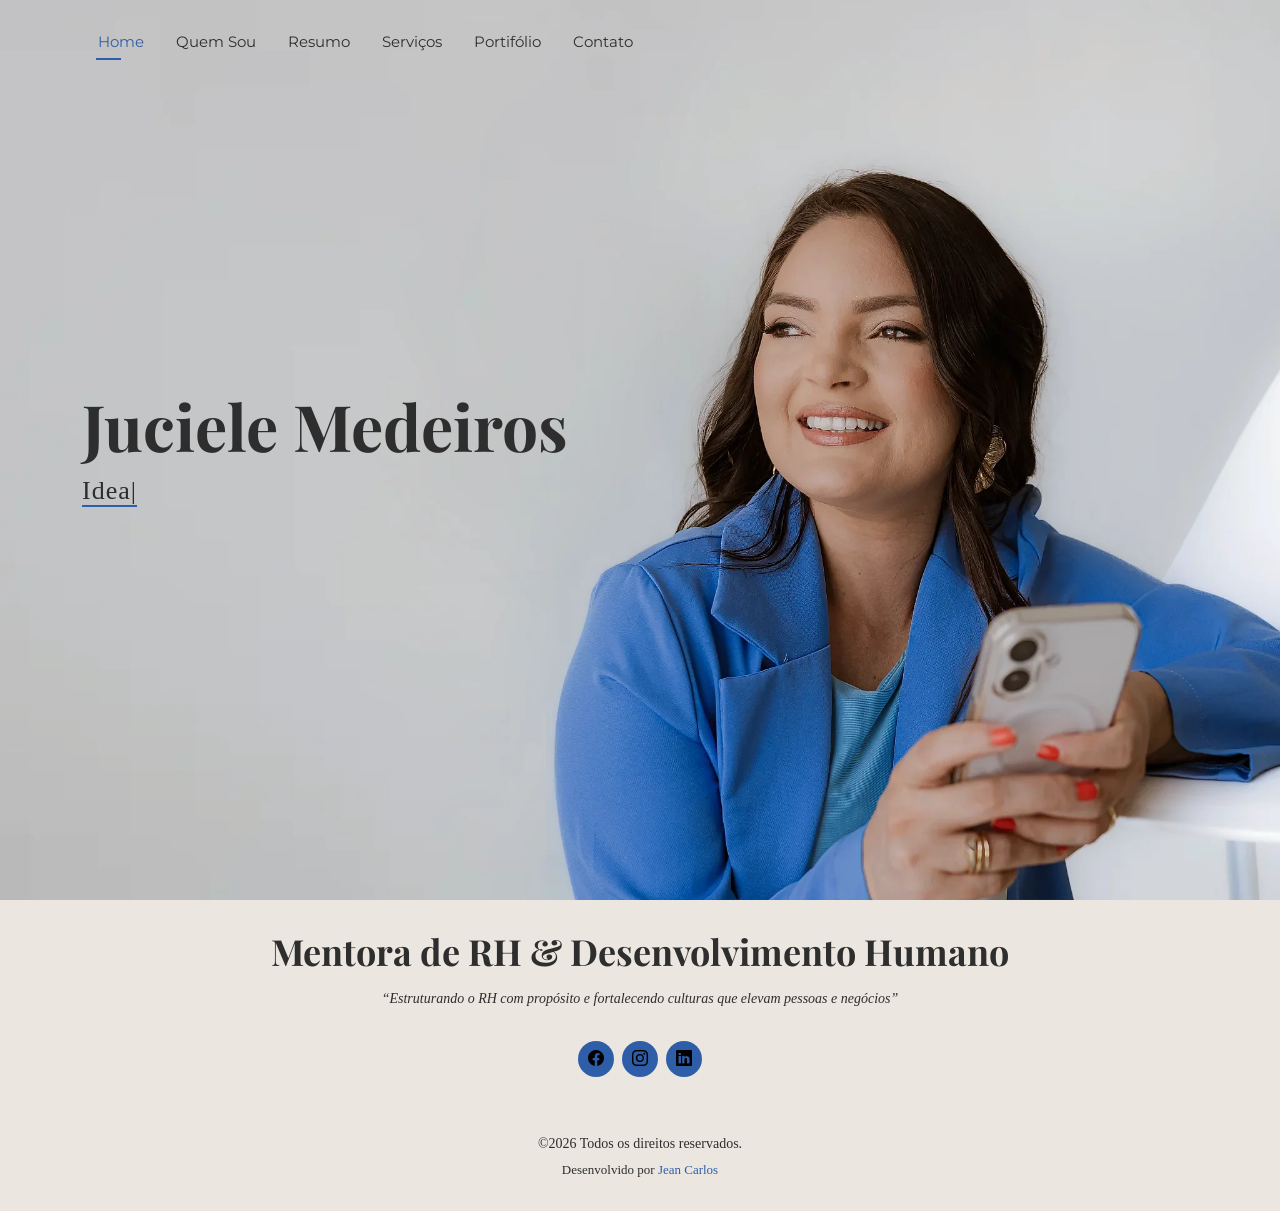
<file: index.html>
<!DOCTYPE html>
<html lang="pt-br">

<head>
  <meta charset="utf-8">
  <meta content="width=device-width, initial-scale=1.0" name="viewport">
  <title>Juciele Medeiros</title>
  <meta name="description" content="">
  <meta name="keywords" content="">

  <!-- Favicons -->
  <link href="assets/img/JM_favicon.png" rel="icon">
  <link href="assets/img/apple-touch-icon.png" rel="apple-touch-icon">

  <!-- Fonts -->
  <link href="https://fonts.googleapis.com" rel="preconnect">
  <link href="https://fonts.gstatic.com" rel="preconnect" crossorigin>
  <link href="https://fonts.googleapis.com/css2?family=Montserrat:wght@400;500;600&family=Playfair+Display:wght@600;700&display=swap" rel="stylesheet">
  <!-- Vendor CSS Files -->
  <link href="assets/vendor/bootstrap/css/bootstrap.min.css" rel="stylesheet">
  <link href="assets/vendor/bootstrap-icons/bootstrap-icons.css" rel="stylesheet">
  <link href="assets/vendor/aos/aos.css" rel="stylesheet">
  <link href="assets/vendor/swiper/swiper-bundle.min.css" rel="stylesheet">
  <link href="assets/vendor/glightbox/css/glightbox.min.css" rel="stylesheet">

  <!-- Main CSS File -->
  <link href="assets/css/main.css" rel="stylesheet">

</head>

<body class="index-page">

  <header id="header" class="header d-flex align-items-center fixed-top">
    <div class="container-fluid container-xl position-relative d-flex align-items-center justify-content-start">

      <a href="index.html" class="logo d-flex align-items-center">
        <!-- Uncomment the line below if you also wish to use an image logo -->
        <!-- <img src="assets/img/logo.webp" alt=""> -->
        <!--h1 class="sitename">Mentora</h1-->
      </a>

      <nav id="navmenu" class="navmenu">
        <ul>
          <li><a href="index.html" class="active">Home</a></li>
          <li><a href="about.html">Quem Sou</a></li>
          <li><a href="resume.html">Resumo</a></li>
          <li><a href="services.html">Serviços</a></li>
          <li><a href="portfolio.html">Portifólio</a></li>
          <li><a href="contact.html">Contato</a></li>
        </ul>
        <i class="mobile-nav-toggle d-xl-none bi bi-list"></i>
      </nav>

    </div>
  </header>

  <main class="main">

    <!-- Hero Section -->
    <section id="hero" class="hero section dark-background">

      <img src="assets/img/Banner_JucieleMedeiros.webp" alt="" data-aos="fade-in">

      <div class="container" data-aos="zoom-out" data-aos-delay="100">
        <h2>Juciele Medeiros</h2>
        <p>
          <span class="typed" 
            data-typed-items="
              Idealizadora da Comunidade Essência RH,
              Gerente de Recursos Humanos,
              Mentora de RH e Cultura Organizacional,
              Especialista em RH Estratégico,             
              Palestrante         
            ">
          </span>
        </p>
      </div>

    </section><!-- /Hero Section -->

  </main>

  <footer id="footer" class="footer dark-background">
    <div class="container">
      <h3 class="sitename">Mentora de RH & Desenvolvimento Humano</h3>
      <p>
        “Estruturando o RH com propósito e fortalecendo culturas que elevam pessoas e negócios”
      </p>
      <div class="social-links d-flex justify-content-center">
        <a href="https://www.facebook.com/juciele.medeiros.12" target="_blank"><i class="bi bi-facebook"></i></a>
        <a href="https://www.instagram.com/jucielemedeiros.rh/" target="_blank"><i class="bi bi-instagram"></i></a>
        <a href="https://www.linkedin.com/in/juciele-medeiros-624510107/" target="_blank"><i class="bi bi-linkedin"></i></a>
      </div>
      <div class="container">
        <div class="copyright">
          <span>&COPY;2026 Todos os direitos reservados.</span>
        </div>
        <div class="credits">
          Desenvolvido por <a href="https://www.linkedin.com/in/jekarllos/" target="_blank">Jean Carlos</a>
        </div>
      </div>
    </div>
  </footer>

  <!-- Scroll Top -->
  <a href="#" id="scroll-top" class="scroll-top d-flex align-items-center justify-content-center"><i class="bi bi-arrow-up-short"></i></a>

  <!-- Preloader -->
  <div id="preloader"></div>

  <!-- Vendor JS Files -->
  <script src="assets/vendor/bootstrap/js/bootstrap.bundle.min.js"></script>
  <script src="assets/vendor/php-email-form/validate.js"></script>
  <script src="assets/vendor/aos/aos.js"></script>
  <script src="assets/vendor/typed.js/typed.umd.js"></script>
  <script src="assets/vendor/purecounter/purecounter_vanilla.js"></script>
  <script src="assets/vendor/waypoints/noframework.waypoints.js"></script>
  <script src="assets/vendor/swiper/swiper-bundle.min.js"></script>
  <script src="assets/vendor/glightbox/js/glightbox.min.js"></script>
  <script src="assets/vendor/imagesloaded/imagesloaded.pkgd.min.js"></script>
  <script src="assets/vendor/isotope-layout/isotope.pkgd.min.js"></script>

  <!-- Main JS File -->
  <script src="assets/js/main.js"></script>

</body>

</html>
</file>
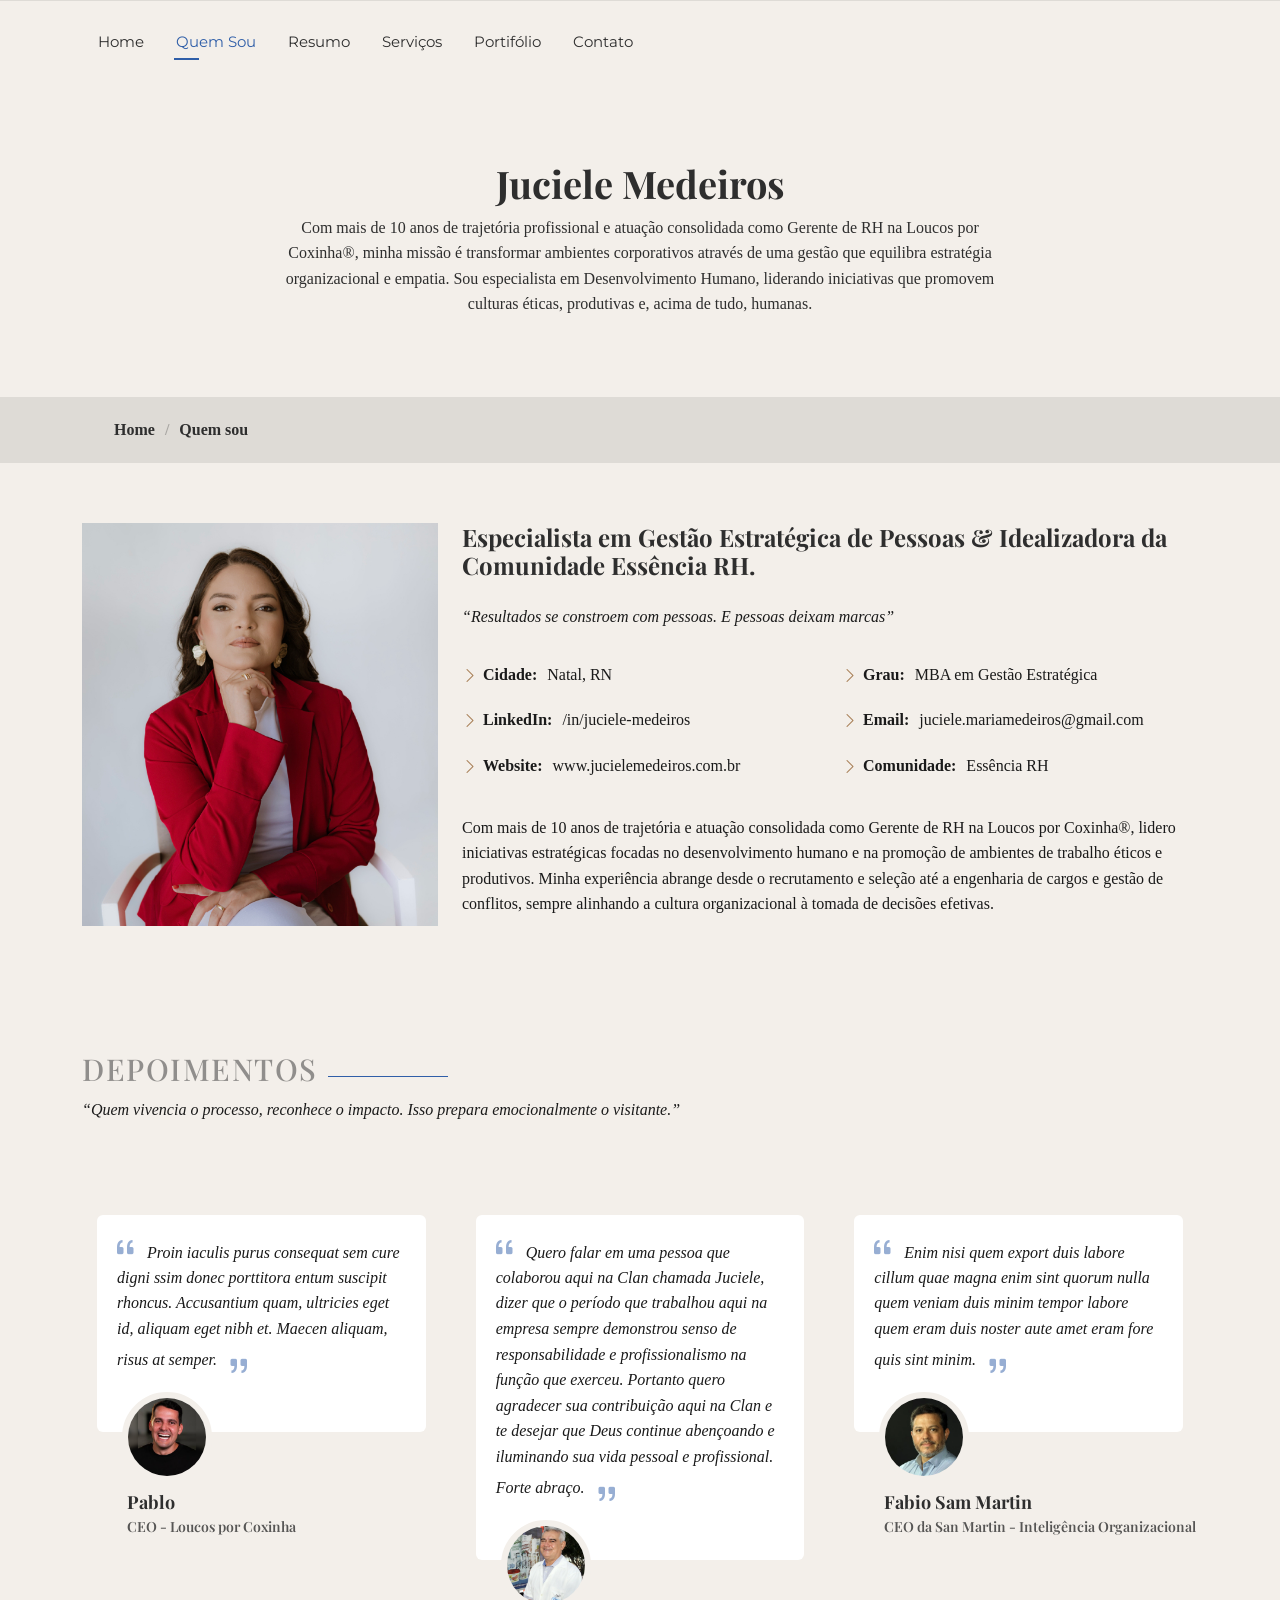
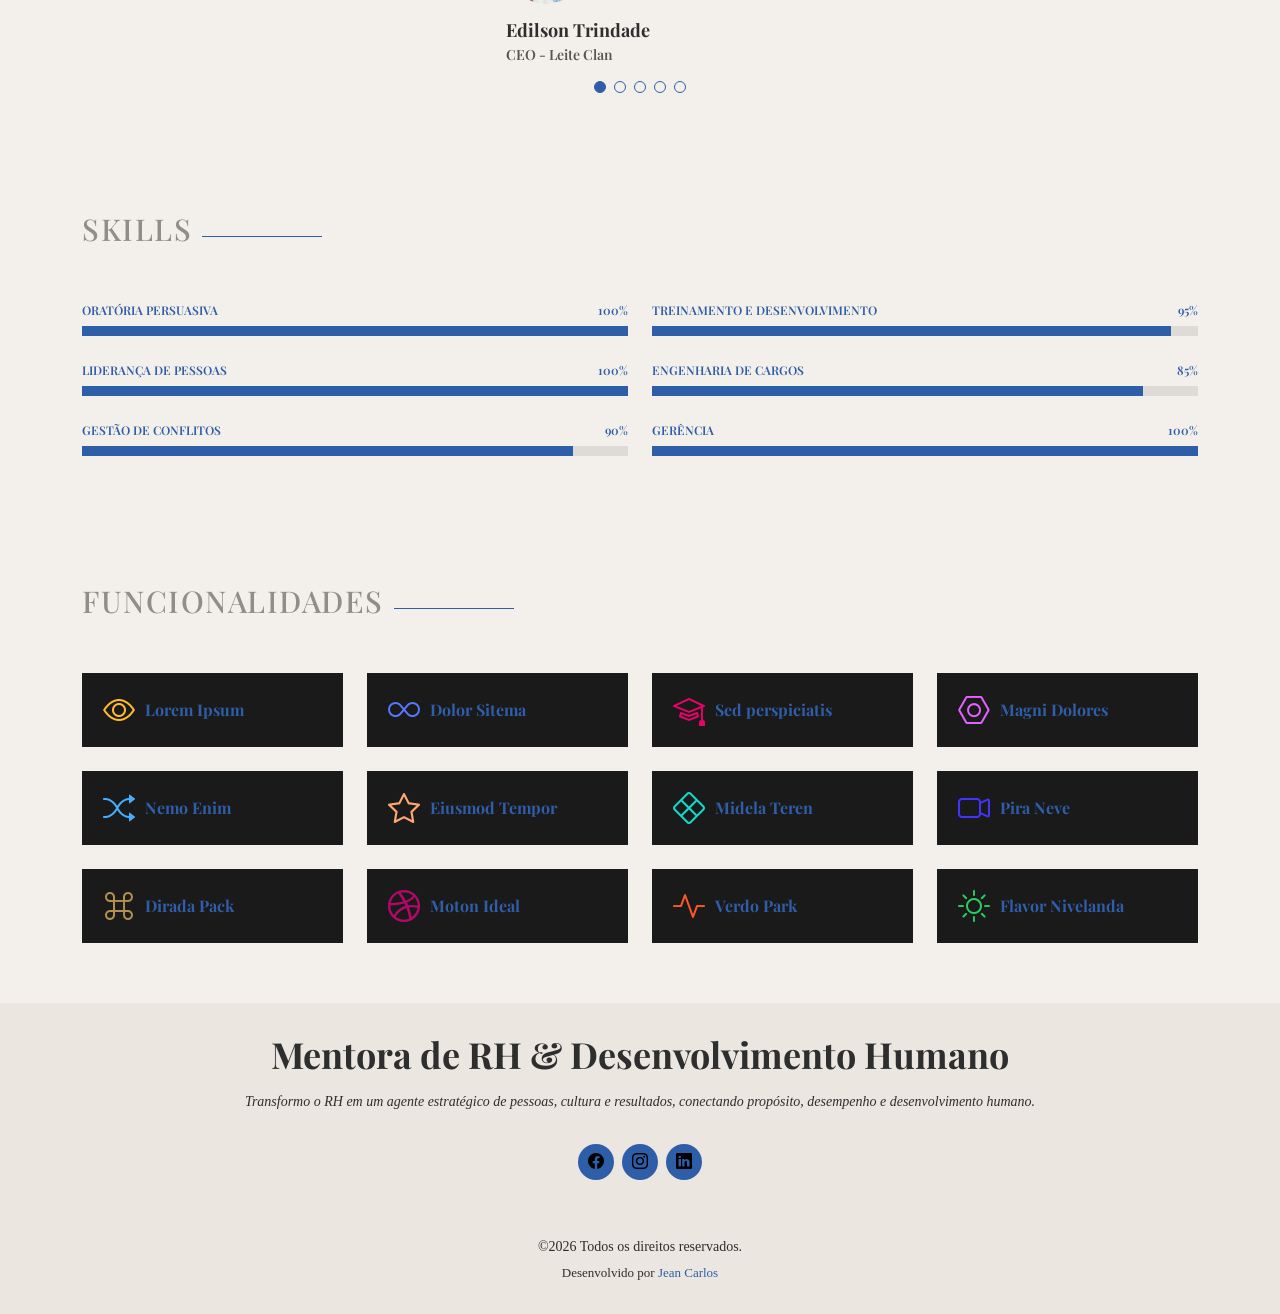
<file: about.html>
<!DOCTYPE html>
<html lang="pt-br">

<head>
  <meta charset="utf-8">
  <meta content="width=device-width, initial-scale=1.0" name="viewport">
  <title>Juciele Medeiros</title>
  <meta name="description" content="">
  <meta name="keywords" content="">

  <!-- Favicons -->
  <link href="assets/img/JM_favicon.png" rel="icon">
  <link href="assets/img/apple-touch-icon.png" rel="apple-touch-icon">

  <!-- Fonts -->
  <link href="https://fonts.googleapis.com" rel="preconnect">
  <link href="https://fonts.gstatic.com" rel="preconnect" crossorigin>
  <link href="https://fonts.googleapis.com/css2?family=Montserrat:wght@400;500;600&family=Playfair+Display:wght@600;700&display=swap" rel="stylesheet">
  <!-- Vendor CSS Files -->
  <link href="assets/vendor/bootstrap/css/bootstrap.min.css" rel="stylesheet">
  <link href="assets/vendor/bootstrap-icons/bootstrap-icons.css" rel="stylesheet">
  <link href="assets/vendor/aos/aos.css" rel="stylesheet">
  <link href="assets/vendor/swiper/swiper-bundle.min.css" rel="stylesheet">
  <link href="assets/vendor/glightbox/css/glightbox.min.css" rel="stylesheet">

  <!-- Main CSS File -->
  <link href="assets/css/main.css" rel="stylesheet">

</head>

<body class="index-page">

  <header id="header" class="header d-flex align-items-center fixed-top">
    <div class="container-fluid container-xl position-relative d-flex align-items-center justify-content-start">

      <a href="index.html" class="logo d-flex align-items-center">
        <!-- Uncomment the line below if you also wish to use an image logo -->
        <!-- <img src="assets/img/logo.webp" alt=""> -->
        <!--h1 class="sitename">Mentora</h1-->
      </a>

      <nav id="navmenu" class="navmenu">
        <ul>
          <li><a href="index.html" >Home</a></li>
          <li><a href="about.html" class="active">Quem Sou</a></li>
          <li><a href="resume.html" >Resumo</a></li>
          <li><a href="services.html">Serviços</a></li>
          <li><a href="portfolio.html">Portifólio</a></li>
          <li><a href="contact.html">Contato</a></li>
        </ul>
        <i class="mobile-nav-toggle d-xl-none bi bi-list"></i>
      </nav>

    </div>
  </header>

  <main class="main">

    <!-- Page Title -->
    <div class="page-title" data-aos="fade">
      <div class="heading">
        <div class="container">
          <div class="row d-flex justify-content-center text-center">
            <div class="col-lg-8">
              <h1>Juciele Medeiros</h1>
              <p class="mb-0">Com mais de 10 anos de trajetória profissional e atuação consolidada como Gerente de RH na Loucos por Coxinha®, minha missão é transformar ambientes corporativos através de uma gestão que equilibra estratégia organizacional e empatia. Sou especialista em Desenvolvimento Humano, liderando iniciativas que promovem culturas éticas, produtivas e, acima de tudo, humanas.</p>
            </div>
          </div>
        </div>
      </div>
      <nav class="breadcrumbs">
        <div class="container">
          <ol>
            <li>Home</a></li>
            <li class="current">Quem sou</li>
          </ol>
        </div>
      </nav-->
    </div><!-- End Page Title -->

    <!-- About Section -->
    <section id="about" class="about section">

      <div class="container" data-aos="fade-up" data-aos-delay="100">

        <div class="row gy-4 justify-content-center">
          <div class="col-lg-4">
            <img src="assets/img/profile.jpg" class="img-fluid" alt="Juciele Medeiros">
          </div>
          <div class="col-lg-8 content">
            <h2>Especialista em Gestão Estratégica de Pessoas &amp; Idealizadora da Comunidade Essência RH.</h2>
            <p class="fst-italic py-3">
                “Resultados se constroem com pessoas.
                E pessoas deixam marcas”
            </p>
            <div class="row">
              <div class="col-lg-6">
                <ul>
                  <li><i class="bi bi-chevron-right"></i> <strong>Cidade:</strong> <span>Natal, RN</span></li>
                  <li><i class="bi bi-chevron-right"></i> <strong>LinkedIn:</strong> <span>/in/juciele-medeiros</span></li>
                  <li><i class="bi bi-chevron-right"></i> <strong>Website:</strong> <span>www.jucielemedeiros.com.br</span></li>
                </ul>
              </div>
              <div class="col-lg-6">
                <ul>
                  <li><i class="bi bi-chevron-right"></i> <strong>Grau:</strong> <span>MBA em Gestão Estratégica</span></li>
                  <li><i class="bi bi-chevron-right"></i> <strong>Email:</strong> <span>juciele.mariamedeiros@gmail.com</span></li>
                  <li><i class="bi bi-chevron-right"></i> <strong>Comunidade:</strong> <span>Essência RH</span></li>
                </ul>
              </div>
            </div>
            <p class="py-3">
              Com mais de 10 anos de trajetória e atuação consolidada como Gerente de RH na Loucos por Coxinha®, lidero iniciativas estratégicas focadas no desenvolvimento humano e na promoção de ambientes de trabalho éticos e produtivos. 
              Minha experiência abrange desde o recrutamento e seleção até a engenharia de cargos e gestão de conflitos, sempre alinhando a cultura organizacional à tomada de decisões efetivas.
            </p>
          </div>
        </div>

      </div>

    </section><!-- /About Section -->

        <!-- Testimonials Section -->
    <section id="testimonials" class="testimonials section">

      <!-- Section Title -->
      <div class="container section-title" data-aos="fade-up">
        <h2>Depoimentos</h2>
        <!--div><span>Check my</span> <span class="description-title">Testimonials</span></div-->
            <p class="fst-italic py-3">
                “Quem vivencia o processo, reconhece o impacto.
                Isso prepara emocionalmente o visitante.”
            </p>
      </div><!-- End Section Title -->

      <div class="container" data-aos="fade-up" data-aos-delay="100">

        <div class="swiper init-swiper" data-speed="600" data-delay="5000">
          <script type="application/json" class="swiper-config">
            {
              "loop": true,
              "speed": 600,
              "autoplay": {
                "delay": 5000
              },
              "slidesPerView": "auto",
              "pagination": {
                "el": ".swiper-pagination",
                "type": "bullets",
                "clickable": true
              },
              "breakpoints": {
                "320": {
                  "slidesPerView": 1,
                  "spaceBetween": 40
                },
                "1200": {
                  "slidesPerView": 3,
                  "spaceBetween": 20
                }
              }
            }
          </script>
          <div class="swiper-wrapper">

            <div class="swiper-slide">
              <div class="testimonial-item" "="">
            <p>
              <i class=" bi bi-quote quote-icon-left"></i>
                <span>Proin iaculis purus consequat sem cure digni ssim donec porttitora entum suscipit rhoncus. Accusantium quam, ultricies eget id, aliquam eget nibh et. Maecen aliquam, risus at semper.</span>
                <i class="bi bi-quote quote-icon-right"></i>
                </p>
                <img src="assets/img/person/pablo_lpc.png" class="testimonial-img" alt="">
                <h3>Pablo</h3>
                <h4>CEO - Loucos por Coxinha</h4>
              </div>
            </div><!-- End testimonial item -->

            <div class="swiper-slide">
              <div class="testimonial-item">
                <p>
                  <i class="bi bi-quote quote-icon-left"></i>
                  <span>Quero falar em uma pessoa que colaborou aqui na Clan chamada Juciele, dizer que o período que trabalhou aqui na empresa sempre demonstrou senso de responsabilidade e profissionalismo na função que exerceu.
                        Portanto quero agradecer sua contribuição aqui na Clan e te desejar que Deus continue abençoando e iluminando sua vida pessoal e profissional. 
                        Forte abraço. 
                  </span>
                  <i class="bi bi-quote quote-icon-right"></i>
                </p>
                <img src="assets/img/person/edilsonClan.webp" class="testimonial-img" alt="">
                <h3>Edilson Trindade</h3>
                <h4>CEO - Leite Clan</h4>
              </div>
            </div><!-- End testimonial item -->

            <div class="swiper-slide">
              <div class="testimonial-item">
                <p>
                  <i class="bi bi-quote quote-icon-left"></i>
                  <span>Enim nisi quem export duis labore cillum quae magna enim sint quorum nulla quem veniam duis minim tempor labore quem eram duis noster aute amet eram fore quis sint minim.</span>
                  <i class="bi bi-quote quote-icon-right"></i>
                </p>
                <img src="assets/img/person/fabioSanmartin.webp" class="testimonial-img" alt="">
                <h3>Fabio Sam Martin</h3>
                <h4>CEO da San Martin - Inteligência Organizacional</h4>
              </div>
            </div><!-- End testimonial item -->

            <div class="swiper-slide">
              <div class="testimonial-item">
                <p>
                  <i class="bi bi-quote quote-icon-left"></i>
                  <span>Fugiat enim eram quae cillum dolore dolor amet nulla culpa multos export minim fugiat dolor enim duis veniam ipsum anim magna sunt elit fore quem dolore labore illum veniam.</span>
                  <i class="bi bi-quote quote-icon-right"></i>
                </p>
                <img src="assets/img/person/robertoDna.webp" class="testimonial-img" alt="">
                <h3>Roberto Chaves</h3>
                <h4>CEO - DNA Center</h4>
              </div>
            </div><!-- End testimonial item -->

            <div class="swiper-slide">
              <div class="testimonial-item">
                <p>
                  <i class="bi bi-quote quote-icon-left"></i>
                  <span>Quis quorum aliqua sint quem legam fore sunt eram irure aliqua veniam tempor noster veniam sunt culpa nulla illum cillum fugiat legam esse veniam culpa fore nisi cillum quid.</span>
                  <i class="bi bi-quote quote-icon-right"></i>
                </p>
                <img src="assets/img/person/person-m-13.webp" class="testimonial-img" alt="">
                <h3>John Larson</h3>
                <h4>Entrepreneur</h4>
              </div>
            </div><!-- End testimonial item -->

          </div>
          <div class="swiper-pagination"></div>
        </div>

      </div>

    </section><!-- /Testimonials Section -->

    <!-- Stats Section -->
    <!--section id="stats" class="stats section">

      <div class="container" data-aos="fade-up" data-aos-delay="100">

        <div class="row gy-4">

          <div class="col-lg-3 col-md-6 d-flex flex-column align-items-center">
            <i class="bi bi-emoji-smile"></i>
            <div class="stats-item">
              <span data-purecounter-start="0" data-purecounter-end="232" data-purecounter-duration="1" class="purecounter"></span>
              <p>Happy Clients</p>
            </div>
          </div><!-- End Stats Item >

          <div class="col-lg-3 col-md-6 d-flex flex-column align-items-center">
            <i class="bi bi-journal-richtext"></i>
            <div class="stats-item">
              <span data-purecounter-start="0" data-purecounter-end="521" data-purecounter-duration="1" class="purecounter"></span>
              <p>Projects</p>
            </div>
          </div><!-- End Stats Item >

          <div class="col-lg-3 col-md-6 d-flex flex-column align-items-center">
            <i class="bi bi-headset"></i>
            <div class="stats-item">
              <span data-purecounter-start="0" data-purecounter-end="1463" data-purecounter-duration="1" class="purecounter"></span>
              <p>Hours Of Support</p>
            </div>
          </div><!-- End Stats Item >

          <div class="col-lg-3 col-md-6 d-flex flex-column align-items-center">
            <i class="bi bi-people"></i>
            <div class="stats-item">
              <span data-purecounter-start="0" data-purecounter-end="15" data-purecounter-duration="1" class="purecounter"></span>
              <p>Hard Workers</p>
            </div>
          </div><!-- End Stats Item >

        </div>

      </div>

    </section><!-- /Stats Section -->

    <!-- Skills Section -->
    <section id="skills" class="skills section">

      <!-- Section Title -->
      <div class="container section-title" data-aos="fade-up">
        <h2>Skills</h2>
        <!--div><span>My</span> <span class="description-title">Skills</span></div-->
      </div><!-- End Section Title -->

      <div class="container" data-aos="fade-up" data-aos-delay="100">

        <div class="row skills-content skills-animation">

          <div class="col-lg-6">

            <div class="progress">
              <span class="skill"><span>Oratória Persuasiva</span> <i class="val">100%</i></span>
              <div class="progress-bar-wrap">
                <div class="progress-bar" role="progressbar" aria-valuenow="100" aria-valuemin="0" aria-valuemax="100"></div>
              </div>
            </div><!-- End Skills Item -->

            <div class="progress">
              <span class="skill"><span>Liderança de Pessoas</span> <i class="val">100%</i></span>
              <div class="progress-bar-wrap">
                <div class="progress-bar" role="progressbar" aria-valuenow="100" aria-valuemin="0" aria-valuemax="100"></div>
              </div>
            </div><!-- End Skills Item -->

            <div class="progress">
              <span class="skill"><span>Gestão de Conflitos</span> <i class="val">90%</i></span>
              <div class="progress-bar-wrap">
                <div class="progress-bar" role="progressbar" aria-valuenow="90" aria-valuemin="0" aria-valuemax="100"></div>
              </div>
            </div><!-- End Skills Item -->

          </div>

          <div class="col-lg-6">

            <div class="progress">
              <span class="skill"><span>Treinamento e Desenvolvimento</span> <i class="val">95%</i></span>
              <div class="progress-bar-wrap">
                <div class="progress-bar" role="progressbar" aria-valuenow="95" aria-valuemin="0" aria-valuemax="100"></div>
              </div>
            </div><!-- End Skills Item -->

            <div class="progress">
              <span class="skill"><span>Engenharia de Cargos</span> <i class="val">85%</i></span>
              <div class="progress-bar-wrap">
                <div class="progress-bar" role="progressbar" aria-valuenow="90" aria-valuemin="0" aria-valuemax="100"></div>
              </div>
            </div><!-- End Skills Item -->

            <div class="progress">
              <span class="skill"><span>Gerência</span> <i class="val">100%</i></span>
              <div class="progress-bar-wrap">
                <div class="progress-bar" role="progressbar" aria-valuenow="100" aria-valuemin="0" aria-valuemax="100"></div>
              </div>
            </div><!-- End Skills Item -->

          </div>

        </div>

      </div>

    </section><!-- /Skills Section -->

    <!-- Interests Section -->
    <section id="interests" class="interests section">

      <!-- Section Title -->
      <div class="container section-title" data-aos="fade-up">
        <h2>Funcionalidades</h2>
        <!--div><span>Eu</span> <span class="description-title">Tenho interesse em</span></div-->
      </div><!-- End Section Title -->

      <div class="container">

        <div class="row gy-4">

          <div class="col-lg-3 col-md-4" data-aos="fade-up" data-aos-delay="100">
            <div class="features-item">
              <i class="bi bi-eye" style="color: #ffbb2c;"></i>
              <h3><a href="" class="stretched-link">Lorem Ipsum</a></h3>
            </div>
          </div><!-- End Feature Item -->

          <div class="col-lg-3 col-md-4" data-aos="fade-up" data-aos-delay="200">
            <div class="features-item">
              <i class="bi bi-infinity" style="color: #5578ff;"></i>
              <h3><a href="" class="stretched-link">Dolor Sitema</a></h3>
            </div>
          </div><!-- End Feature Item -->

          <div class="col-lg-3 col-md-4" data-aos="fade-up" data-aos-delay="300">
            <div class="features-item">
              <i class="bi bi-mortarboard" style="color: #e80368;"></i>
              <h3><a href="" class="stretched-link">Sed perspiciatis</a></h3>
            </div>
          </div><!-- End Feature Item -->

          <div class="col-lg-3 col-md-4" data-aos="fade-up" data-aos-delay="400">
            <div class="features-item">
              <i class="bi bi-nut" style="color: #e361ff;"></i>
              <h3><a href="" class="stretched-link">Magni Dolores</a></h3>
            </div>
          </div><!-- End Feature Item -->

          <div class="col-lg-3 col-md-4" data-aos="fade-up" data-aos-delay="500">
            <div class="features-item">
              <i class="bi bi-shuffle" style="color: #47aeff;"></i>
              <h3><a href="" class="stretched-link">Nemo Enim</a></h3>
            </div>
          </div><!-- End Feature Item -->

          <div class="col-lg-3 col-md-4" data-aos="fade-up" data-aos-delay="600">
            <div class="features-item">
              <i class="bi bi-star" style="color: #ffa76e;"></i>
              <h3><a href="" class="stretched-link">Eiusmod Tempor</a></h3>
            </div>
          </div><!-- End Feature Item -->

          <div class="col-lg-3 col-md-4" data-aos="fade-up" data-aos-delay="700">
            <div class="features-item">
              <i class="bi bi-x-diamond" style="color: #11dbcf;"></i>
              <h3><a href="" class="stretched-link">Midela Teren</a></h3>
            </div>
          </div><!-- End Feature Item -->

          <div class="col-lg-3 col-md-4" data-aos="fade-up" data-aos-delay="800">
            <div class="features-item">
              <i class="bi bi-camera-video" style="color: #4233ff;"></i>
              <h3><a href="" class="stretched-link">Pira Neve</a></h3>
            </div>
          </div><!-- End Feature Item -->

          <div class="col-lg-3 col-md-4" data-aos="fade-up" data-aos-delay="900">
            <div class="features-item">
              <i class="bi bi-command" style="color: #b2904f;"></i>
              <h3><a href="" class="stretched-link">Dirada Pack</a></h3>
            </div>
          </div><!-- End Feature Item -->

          <div class="col-lg-3 col-md-4" data-aos="fade-up" data-aos-delay="1000">
            <div class="features-item">
              <i class="bi bi-dribbble" style="color: #b20969;"></i>
              <h3><a href="" class="stretched-link">Moton Ideal</a></h3>
            </div>
          </div><!-- End Feature Item -->

          <div class="col-lg-3 col-md-4" data-aos="fade-up" data-aos-delay="1100">
            <div class="features-item">
              <i class="bi bi-activity" style="color: #ff5828;"></i>
              <h3><a href="" class="stretched-link">Verdo Park</a></h3>
            </div>
          </div><!-- End Feature Item -->

          <div class="col-lg-3 col-md-4" data-aos="fade-up" data-aos-delay="1200">
            <div class="features-item">
              <i class="bi bi-brightness-high" style="color: #29cc61;"></i>
              <h3><a href="" class="stretched-link">Flavor Nivelanda</a></h3>
            </div>
          </div><!-- End Feature Item -->

        </div>

      </div>

    </section><!-- /Interests Section -->

  </main>

  <footer id="footer" class="footer dark-background">
    <div class="container">
      <h3 class="sitename">Mentora de RH & Desenvolvimento Humano</h3>
      <p>
        Transformo o RH em um agente estratégico de pessoas, cultura e resultados, conectando propósito, desempenho e desenvolvimento humano.
      </p>
      <div class="social-links d-flex justify-content-center">
        <a href="https://www.facebook.com/juciele.medeiros.12" target="_blank"><i class="bi bi-facebook"></i></a>
        <a href="https://www.instagram.com/jucielemedeiros.rh/" target="_blank"><i class="bi bi-instagram"></i></a>
        <a href="https://www.linkedin.com/in/juciele-medeiros-624510107/" target="_blank"><i class="bi bi-linkedin"></i></a>
      </div>
      <div class="container">
        <div class="copyright">
          <span>&COPY;2026 Todos os direitos reservados.</span>
        </div>
        <div class="credits">
          Desenvolvido por <a href="https://www.linkedin.com/in/jekarllos/" target="_blank">Jean Carlos</a>
        </div>
      </div>
    </div>
  </footer>

  <!-- Scroll Top -->
  <a href="#" id="scroll-top" class="scroll-top d-flex align-items-center justify-content-center"><i class="bi bi-arrow-up-short"></i></a>

  <!-- Preloader -->
  <div id="preloader"></div>

  <!-- Vendor JS Files -->
  <script src="assets/vendor/bootstrap/js/bootstrap.bundle.min.js"></script>
  <script src="assets/vendor/php-email-form/validate.js"></script>
  <script src="assets/vendor/aos/aos.js"></script>
  <script src="assets/vendor/typed.js/typed.umd.js"></script>
  <script src="assets/vendor/purecounter/purecounter_vanilla.js"></script>
  <script src="assets/vendor/waypoints/noframework.waypoints.js"></script>
  <script src="assets/vendor/swiper/swiper-bundle.min.js"></script>
  <script src="assets/vendor/glightbox/js/glightbox.min.js"></script>
  <script src="assets/vendor/imagesloaded/imagesloaded.pkgd.min.js"></script>
  <script src="assets/vendor/isotope-layout/isotope.pkgd.min.js"></script>

  <!-- Main JS File -->
  <script src="assets/js/main.js"></script>

</body>

</html>
</file>
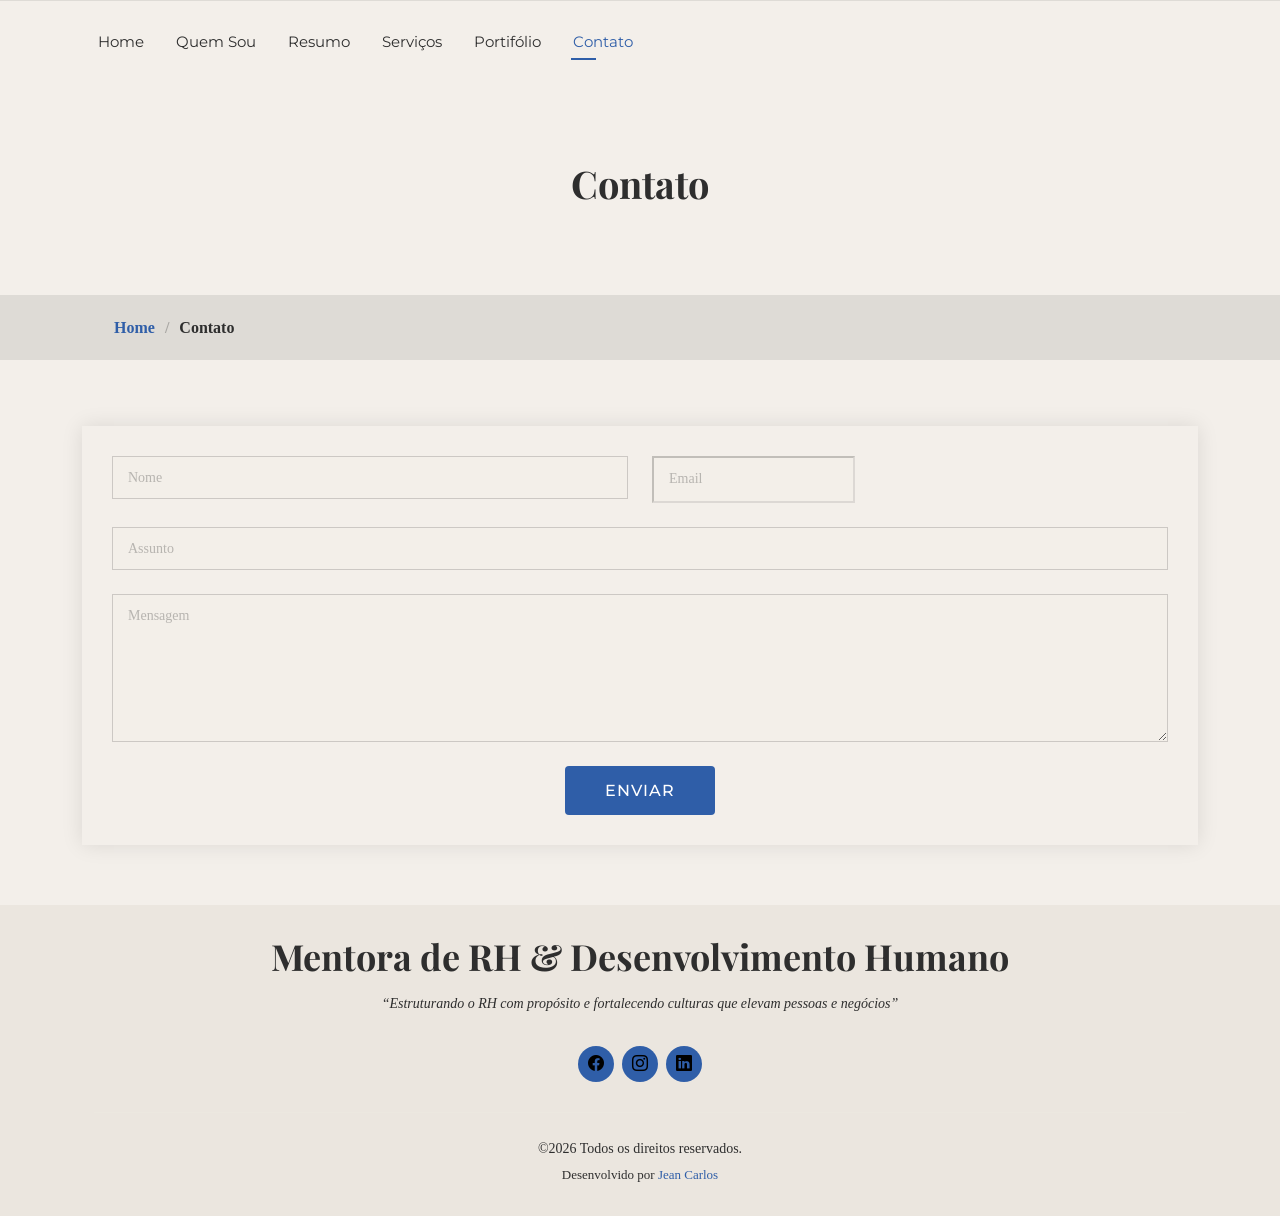
<file: contact.html>
<!DOCTYPE html>
<html lang="pt-br">

<head>
  <meta charset="utf-8">
  <meta content="width=device-width, initial-scale=1.0" name="viewport">
  <title>Juciele Medeiros</title>
  <meta name="description" content="">
  <meta name="keywords" content="">

  <!-- Favicons -->
  <link href="assets/img/JM_favicon.png" rel="icon">
  <link href="assets/img/apple-touch-icon.png" rel="apple-touch-icon">

  <!-- Fonts -->
  <link href="https://fonts.googleapis.com" rel="preconnect">
  <link href="https://fonts.gstatic.com" rel="preconnect" crossorigin>
  <link href="https://fonts.googleapis.com/css2?family=Montserrat:wght@400;500;600&family=Playfair+Display:wght@600;700&display=swap" rel="stylesheet">
  <!-- Vendor CSS Files -->
  <link href="assets/vendor/bootstrap/css/bootstrap.min.css" rel="stylesheet">
  <link href="assets/vendor/bootstrap-icons/bootstrap-icons.css" rel="stylesheet">
  <link href="assets/vendor/aos/aos.css" rel="stylesheet">
  <link href="assets/vendor/swiper/swiper-bundle.min.css" rel="stylesheet">
  <link href="assets/vendor/glightbox/css/glightbox.min.css" rel="stylesheet">

  <!-- Main CSS File -->
  <link href="assets/css/main.css" rel="stylesheet">

</head>

<body class="contact-page">

  <header id="header" class="header d-flex align-items-center fixed-top">
    <div class="container-fluid container-xl position-relative d-flex align-items-center justify-content-start">

      <a href="index.html" class="logo d-flex align-items-center">
        <!-- Uncomment the line below if you also wish to use an image logo -->
        <!-- <img src="assets/img/logo.webp" alt=""> -->
        <!--h1 class="sitename">Mentora</h1-->
      </a>

      <nav id="navmenu" class="navmenu">
        <ul>
          <li><a href="index.html">Home</a></li>
          <li><a href="about.html">Quem Sou</a></li>
          <li><a href="resume.html">Resumo</a></li>
          <li><a href="services.html">Serviços</a></li>
          <li><a href="portfolio.html">Portifólio</a></li>
          <li><a href="contact.html" class="active">Contato</a></li>
        </ul>
        <i class="mobile-nav-toggle d-xl-none bi bi-list"></i>
      </nav>

    </div>
  </header>

  <main class="main">

    <!-- Page Title -->
    <div class="page-title" data-aos="fade">
      <div class="heading">
        <div class="container">
          <div class="row d-flex justify-content-center text-center">
            <div class="col-lg-8">
              <h1>Contato</h1>
              <!--p class="mb-0">Odio et unde deleniti. Deserunt numquam exercitationem. Officiis quo odio sint voluptas consequatur ut a odio voluptatem. Sit dolorum debitis veritatis natus dolores. Quasi ratione sint. Sit quaerat ipsum dolorem.</p-->
            </div>
          </div>
        </div>
      </div>
      <nav class="breadcrumbs">
        <div class="container">
          <ol>
            <li><a href="index.html">Home</a></li>
            <li class="current">Contato</li>
          </ol>
        </div>
      </nav>
    </div><!-- End Page Title -->

    <!-- Contact Section -->
    <section id="contact" class="contact section">

      <div class="container" data-aos="fade-up" data-aos-delay="100">

        <div class="row gy-4">

          <!--div class="col-md-6">
            <div class="info-item d-flex align-items-center" data-aos="fade-up" data-aos-delay="200">
              <i class="icon bi bi-geo-alt flex-shrink-0"></i>
              <div>
                <h3>Address</h3>
                <p>A108 Adam Street, New York, NY 535022</p>
              </div>
            </div>
          </div><!-- End Info Item -->

          <!--div class="col-md-6">
            <div class="info-item d-flex align-items-center" data-aos="fade-up" data-aos-delay="300">
              <i class="icon bi bi-telephone flex-shrink-0"></i>
              <div>
                <h3>Call Me</h3>
                <p>+1 5589 55488 55</p>
              </div>
            </div>
          </div><!-- End Info Item -->

          <!--div class="col-md-6">
            <div class="info-item d-flex align-items-center" data-aos="fade-up" data-aos-delay="400">
              <i class="icon bi bi-envelope flex-shrink-0"></i>
              <div>
                <h3>Email Us</h3>
                <p>info@example.com</p>
              </div>
            </div>
          </div><!-- End Info Item -->

          <!--div class="col-md-6">
            <div class="info-item d-flex align-items-center" data-aos="fade-up" data-aos-delay="500">
              <i class="icon bi bi-share flex-shrink-0"></i>
              <div>
                <h3>Social Profiles</h3>
                <div class="social-links">
                  <a href="#"><i class="bi bi-twitter-x"></i></a>
                  <a href="#"><i class="bi bi-facebook"></i></a>
                  <a href="#"><i class="bi bi-instagram"></i></a>
                  <a href="#"><i class="bi bi-skype"></i></a>
                  <a href="#"><i class="bi bi-linkedin"></i></a>
                </div>
              </div>
            </div>
          </div><!-- End Info Item -->

        </div>

        <form action="https://formspree.io/f/xkopreaq" method="POST" class="php-email-form" data-aos="fade-up" data-aos-delay="600">
          <div class="row gy-4">

            <div class="col-md-6">
              <input type="text" name="name" class="form-control" placeholder="Nome" required="">
            </div>

            <div class="col-md-6 ">
              <input type="email" class="_replyto" name="email" placeholder="Email" required="">
            </div>

            <div class="col-md-12">
              <input type="text" class="form-control" name="subject" placeholder="Assunto" required="">
            </div>

            <div class="col-md-12">
              <textarea class="form-control" name="message" rows="6" placeholder="Mensagem" required=""></textarea>
            </div>

            <div class="col-md-12 text-center">
              <div class="loading">Loading</div>
              <div class="error-message"></div>
              <div class="sent-message">Your message has been sent. Thank you!</div>

              <button type="submit">ENVIAR</button>
            </div>

          </div>
        </form><!-- End Contact Form -->

      </div>

    </section><!-- /Contact Section -->

  </main>

  <footer id="footer" class="footer dark-background">
    <div class="container">
      <h3 class="sitename">Mentora de RH & Desenvolvimento Humano</h3>
      <p>
        “Estruturando o RH com propósito e fortalecendo culturas que elevam pessoas e negócios”
      </p>
      <div class="social-links d-flex justify-content-center">
        <a href="https://www.facebook.com/juciele.medeiros.12" target="_blank"><i class="bi bi-facebook"></i></a>
        <a href="https://www.instagram.com/jucielemedeiros.rh/" target="_blank"><i class="bi bi-instagram"></i></a>
        <a href="https://www.linkedin.com/in/juciele-medeiros-624510107/" target="_blank"><i class="bi bi-linkedin"></i></a>
      </div>
      <div class="container">
        <div class="copyright">
          <span>&COPY;2026 Todos os direitos reservados.</span>
        </div>
        <div class="credits">
          Desenvolvido por <a href="https://www.linkedin.com/in/jekarllos/" target="_blank">Jean Carlos</a>
        </div>
      </div>
    </div>
  </footer>

  <!-- Scroll Top -->
  <a href="#" id="scroll-top" class="scroll-top d-flex align-items-center justify-content-center"><i class="bi bi-arrow-up-short"></i></a>

  <!-- Preloader -->
  <div id="preloader"></div>

  <!-- Vendor JS Files -->
  <script src="assets/vendor/bootstrap/js/bootstrap.bundle.min.js"></script>
  <script src="assets/vendor/php-email-form/validate.js"></script>
  <script src="assets/vendor/aos/aos.js"></script>
  <script src="assets/vendor/typed.js/typed.umd.js"></script>
  <script src="assets/vendor/purecounter/purecounter_vanilla.js"></script>
  <script src="assets/vendor/waypoints/noframework.waypoints.js"></script>
  <script src="assets/vendor/swiper/swiper-bundle.min.js"></script>
  <script src="assets/vendor/glightbox/js/glightbox.min.js"></script>
  <script src="assets/vendor/imagesloaded/imagesloaded.pkgd.min.js"></script>
  <script src="assets/vendor/isotope-layout/isotope.pkgd.min.js"></script>

  <!-- Main JS File -->
  <script src="assets/js/main.js"></script>

</body>

</html>
</file>
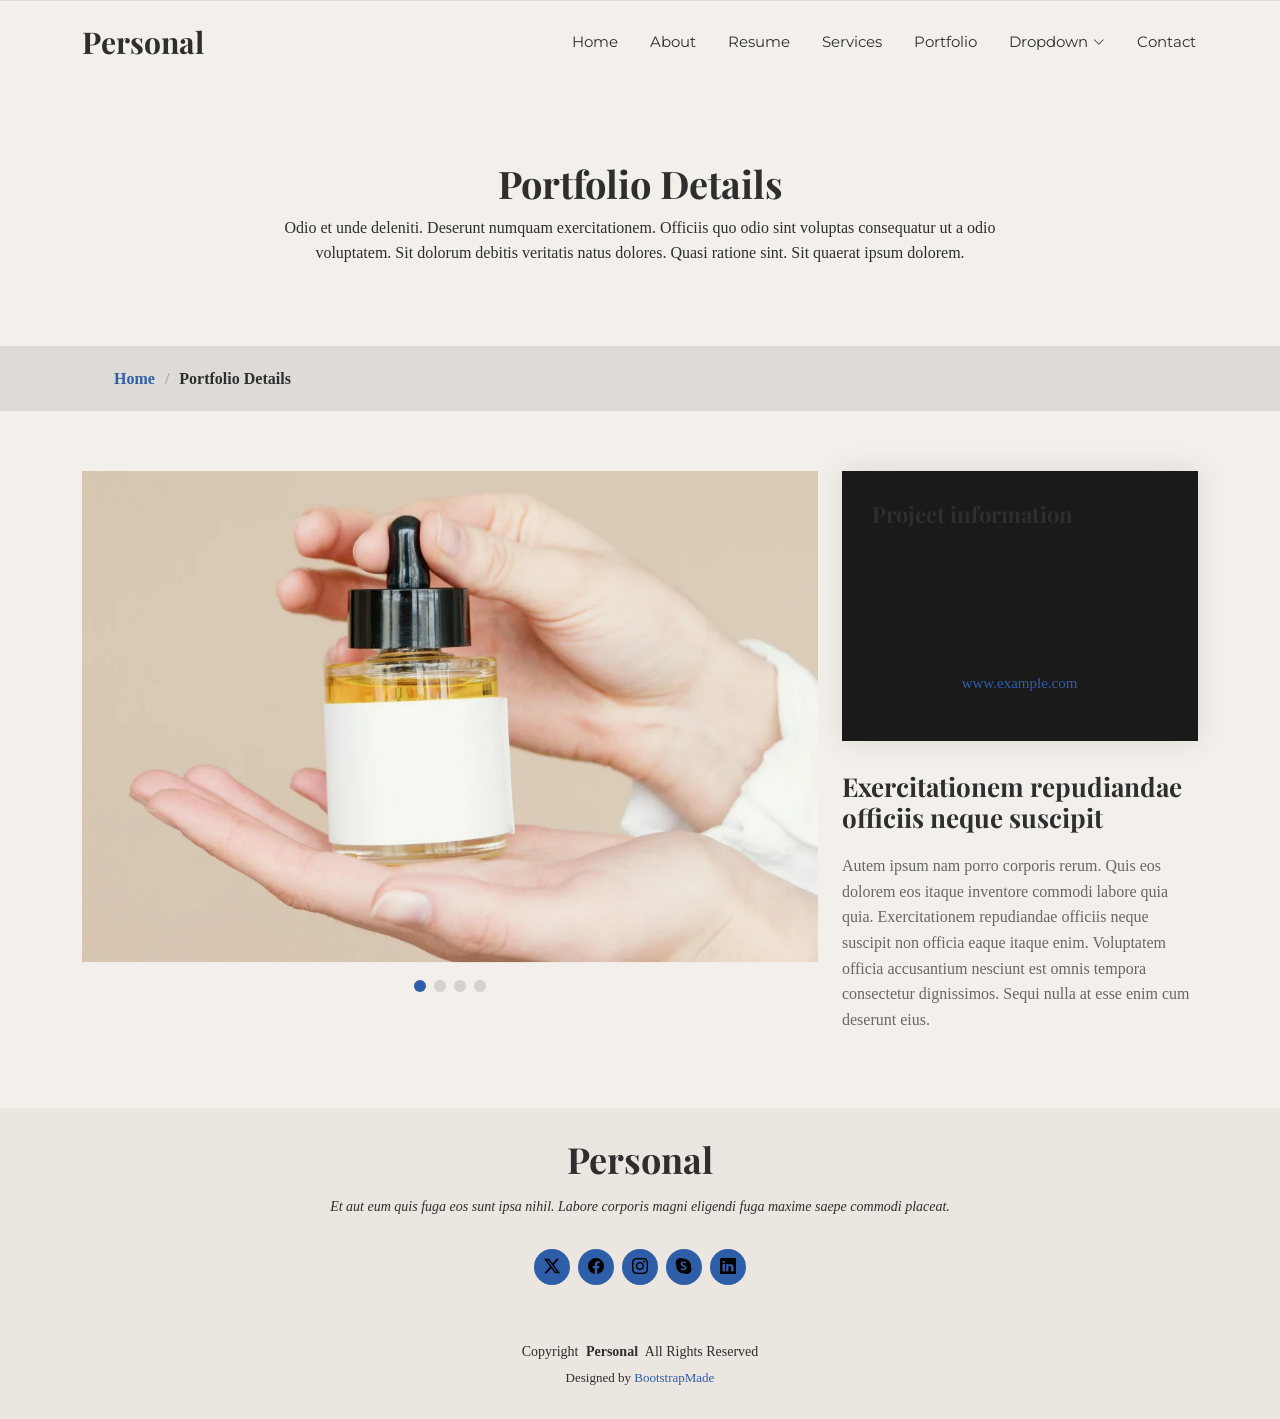
<file: portfolio-details.html>
<!DOCTYPE html>
<html lang="en">

<head>
  <meta charset="utf-8">
  <meta content="width=device-width, initial-scale=1.0" name="viewport">
  <title>Portfolio Details - Personal Bootstrap Template</title>
  <meta name="description" content="">
  <meta name="keywords" content="">

  <!-- Favicons -->
  <link href="assets/img/favicon.png" rel="icon">
  <link href="assets/img/apple-touch-icon.png" rel="apple-touch-icon">

  <!-- Fonts -->
  <link href="https://fonts.googleapis.com" rel="preconnect">
  <link href="https://fonts.gstatic.com" rel="preconnect" crossorigin>
  <link href="https://fonts.googleapis.com/css2?family=Roboto:ital,wght@0,100;0,300;0,400;0,500;0,700;0,900;1,100;1,300;1,400;1,500;1,700;1,900&family=Poppins:ital,wght@0,100;0,200;0,300;0,400;0,500;0,600;0,700;0,800;0,900;1,100;1,200;1,300;1,400;1,500;1,600;1,700;1,800;1,900&family=Raleway:ital,wght@0,100;0,200;0,300;0,400;0,500;0,600;0,700;0,800;0,900;1,100;1,200;1,300;1,400;1,500;1,600;1,700;1,800;1,900&display=swap" rel="stylesheet">

  <!-- Vendor CSS Files -->
  <link href="assets/vendor/bootstrap/css/bootstrap.min.css" rel="stylesheet">
  <link href="assets/vendor/bootstrap-icons/bootstrap-icons.css" rel="stylesheet">
  <link href="assets/vendor/aos/aos.css" rel="stylesheet">
  <link href="assets/vendor/swiper/swiper-bundle.min.css" rel="stylesheet">
  <link href="assets/vendor/glightbox/css/glightbox.min.css" rel="stylesheet">

  <!-- Main CSS File -->
  <link href="assets/css/main.css" rel="stylesheet">

  <!-- =======================================================
  * Template Name: Personal
  * Template URL: https://bootstrapmade.com/personal-free-resume-bootstrap-template/
  * Updated: Mar 05 2025 with Bootstrap v5.3.3
  * Author: BootstrapMade.com
  * License: https://bootstrapmade.com/license/
  ======================================================== -->
</head>

<body class="portfolio-details-page">

  <header id="header" class="header d-flex align-items-center fixed-top">
    <div class="container-fluid container-xl position-relative d-flex align-items-center justify-content-between">

      <a href="index.html" class="logo d-flex align-items-center">
        <!-- Uncomment the line below if you also wish to use an image logo -->
        <!-- <img src="assets/img/logo.webp" alt=""> -->
        <h1 class="sitename">Personal</h1>
      </a>

      <nav id="navmenu" class="navmenu">
        <ul>
          <li><a href="index.html">Home</a></li>
          <li><a href="about.html">About</a></li>
          <li><a href="resume.html">Resume</a></li>
          <li><a href="services.html">Services</a></li>
          <li><a href="portfolio.html">Portfolio</a></li>
          <li class="dropdown"><a href="#"><span>Dropdown</span> <i class="bi bi-chevron-down toggle-dropdown"></i></a>
            <ul>
              <li><a href="#">Dropdown 1</a></li>
              <li class="dropdown"><a href="#"><span>Deep Dropdown</span> <i class="bi bi-chevron-down toggle-dropdown"></i></a>
                <ul>
                  <li><a href="#">Deep Dropdown 1</a></li>
                  <li><a href="#">Deep Dropdown 2</a></li>
                  <li><a href="#">Deep Dropdown 3</a></li>
                  <li><a href="#">Deep Dropdown 4</a></li>
                  <li><a href="#">Deep Dropdown 5</a></li>
                </ul>
              </li>
              <li><a href="#">Dropdown 2</a></li>
              <li><a href="#">Dropdown 3</a></li>
              <li><a href="#">Dropdown 4</a></li>
            </ul>
          </li>
          <li><a href="contact.html">Contact</a></li>
        </ul>
        <i class="mobile-nav-toggle d-xl-none bi bi-list"></i>
      </nav>

    </div>
  </header>

  <main class="main">

    <!-- Page Title -->
    <div class="page-title" data-aos="fade">
      <div class="heading">
        <div class="container">
          <div class="row d-flex justify-content-center text-center">
            <div class="col-lg-8">
              <h1>Portfolio Details</h1>
              <p class="mb-0">Odio et unde deleniti. Deserunt numquam exercitationem. Officiis quo odio sint voluptas consequatur ut a odio voluptatem. Sit dolorum debitis veritatis natus dolores. Quasi ratione sint. Sit quaerat ipsum dolorem.</p>
            </div>
          </div>
        </div>
      </div>
      <nav class="breadcrumbs">
        <div class="container">
          <ol>
            <li><a href="index.html">Home</a></li>
            <li class="current">Portfolio Details</li>
          </ol>
        </div>
      </nav>
    </div><!-- End Page Title -->

    <!-- Portfolio Details Section -->
    <section id="portfolio-details" class="portfolio-details section">

      <div class="container" data-aos="fade-up" data-aos-delay="100">

        <div class="row gy-4">

          <div class="col-lg-8">
            <div class="portfolio-details-slider swiper init-swiper">

              <script type="application/json" class="swiper-config">
                {
                  "loop": true,
                  "speed": 600,
                  "autoplay": {
                    "delay": 5000
                  },
                  "slidesPerView": "auto",
                  "pagination": {
                    "el": ".swiper-pagination",
                    "type": "bullets",
                    "clickable": true
                  }
                }
              </script>

              <div class="swiper-wrapper align-items-center">

                <div class="swiper-slide">
                  <img src="assets/img/portfolio/portfolio-1.webp" alt="">
                </div>

                <div class="swiper-slide">
                  <img src="assets/img/portfolio/portfolio-10.webp" alt="">
                </div>

                <div class="swiper-slide">
                  <img src="assets/img/portfolio/portfolio-7.webp" alt="">
                </div>

                <div class="swiper-slide">
                  <img src="assets/img/portfolio/portfolio-4.webp" alt="">
                </div>

              </div>
              <div class="swiper-pagination"></div>
            </div>
          </div>

          <div class="col-lg-4">
            <div class="portfolio-info" data-aos="fade-up" data-aos-delay="200">
              <h3>Project information</h3>
              <ul>
                <li><strong>Category</strong>: Web design</li>
                <li><strong>Client</strong>: ASU Company</li>
                <li><strong>Project date</strong>: 01 March, 2020</li>
                <li><strong>Project URL</strong>: <a href="#">www.example.com</a></li>
              </ul>
            </div>
            <div class="portfolio-description" data-aos="fade-up" data-aos-delay="300">
              <h2>Exercitationem repudiandae officiis neque suscipit</h2>
              <p>
                Autem ipsum nam porro corporis rerum. Quis eos dolorem eos itaque inventore commodi labore quia quia. Exercitationem repudiandae officiis neque suscipit non officia eaque itaque enim. Voluptatem officia accusantium nesciunt est omnis tempora consectetur dignissimos. Sequi nulla at esse enim cum deserunt eius.
              </p>
            </div>
          </div>

        </div>

      </div>

    </section><!-- /Portfolio Details Section -->

  </main>

  <footer id="footer" class="footer dark-background">
    <div class="container">
      <h3 class="sitename">Personal</h3>
      <p>Et aut eum quis fuga eos sunt ipsa nihil. Labore corporis magni eligendi fuga maxime saepe commodi placeat.</p>
      <div class="social-links d-flex justify-content-center">
        <a href=""><i class="bi bi-twitter-x"></i></a>
        <a href=""><i class="bi bi-facebook"></i></a>
        <a href=""><i class="bi bi-instagram"></i></a>
        <a href=""><i class="bi bi-skype"></i></a>
        <a href=""><i class="bi bi-linkedin"></i></a>
      </div>
      <div class="container">
        <div class="copyright">
          <span>Copyright</span> <strong class="px-1 sitename">Personal</strong> <span>All Rights Reserved</span>
        </div>
        <div class="credits">
          <!-- All the links in the footer should remain intact. -->
          <!-- You can delete the links only if you've purchased the pro version. -->
          <!-- Licensing information: https://bootstrapmade.com/license/ -->
          <!-- Purchase the pro version with working PHP/AJAX contact form: [buy-url] -->
          Designed by <a href="https://bootstrapmade.com/">BootstrapMade</a>
        </div>
      </div>
    </div>
  </footer>

  <!-- Scroll Top -->
  <a href="#" id="scroll-top" class="scroll-top d-flex align-items-center justify-content-center"><i class="bi bi-arrow-up-short"></i></a>

  <!-- Preloader -->
  <div id="preloader"></div>

  <!-- Vendor JS Files -->
  <script src="assets/vendor/bootstrap/js/bootstrap.bundle.min.js"></script>
  <script src="assets/vendor/php-email-form/validate.js"></script>
  <script src="assets/vendor/aos/aos.js"></script>
  <script src="assets/vendor/typed.js/typed.umd.js"></script>
  <script src="assets/vendor/purecounter/purecounter_vanilla.js"></script>
  <script src="assets/vendor/waypoints/noframework.waypoints.js"></script>
  <script src="assets/vendor/swiper/swiper-bundle.min.js"></script>
  <script src="assets/vendor/glightbox/js/glightbox.min.js"></script>
  <script src="assets/vendor/imagesloaded/imagesloaded.pkgd.min.js"></script>
  <script src="assets/vendor/isotope-layout/isotope.pkgd.min.js"></script>

  <!-- Main JS File -->
  <script src="assets/js/main.js"></script>

</body>

</html>
</file>
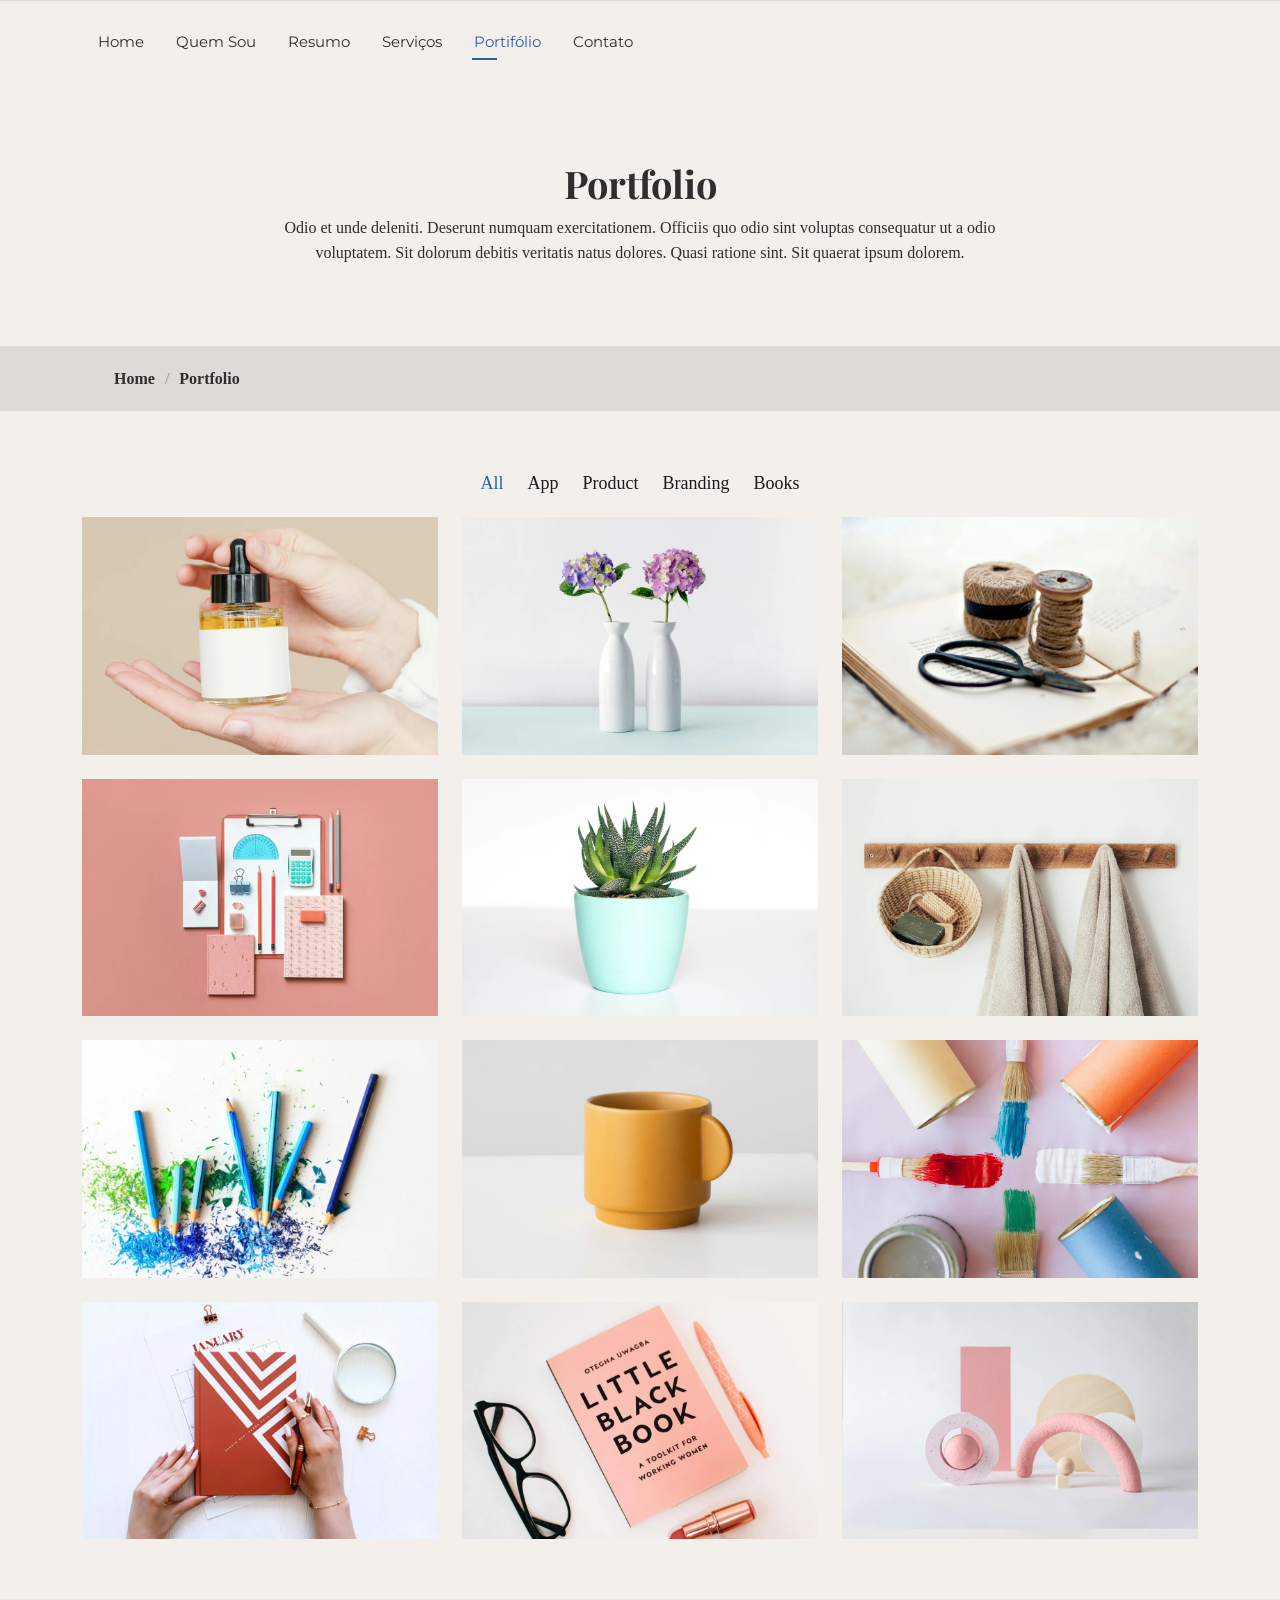
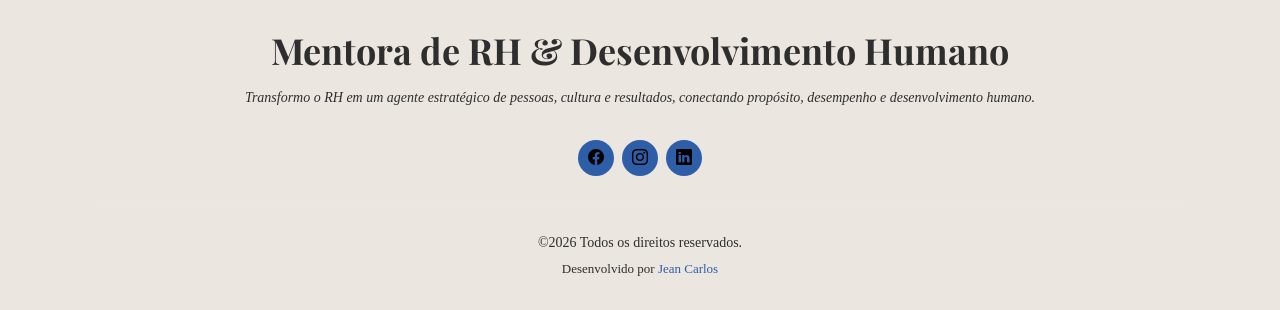
<file: portfolio.html>
<!DOCTYPE html>
<html lang="en">

<head>
  <meta charset="utf-8">
  <meta content="width=device-width, initial-scale=1.0" name="viewport">
  <title>Juciele Medeiros</title>
  <meta name="description" content="">
  <meta name="keywords" content="">

  <!-- Favicons -->
  <link href="assets/img/JM_favicon.png" rel="icon">
  <link href="assets/img/apple-touch-icon.png" rel="apple-touch-icon">

  <!-- Fonts -->
  <link href="https://fonts.googleapis.com" rel="preconnect">
  <link href="https://fonts.gstatic.com" rel="preconnect" crossorigin>
  <link href="https://fonts.googleapis.com/css2?family=Montserrat:wght@400;500;600&family=Playfair+Display:wght@600;700&display=swap" rel="stylesheet">
  <!-- Vendor CSS Files -->
  <link href="assets/vendor/bootstrap/css/bootstrap.min.css" rel="stylesheet">
  <link href="assets/vendor/bootstrap-icons/bootstrap-icons.css" rel="stylesheet">
  <link href="assets/vendor/aos/aos.css" rel="stylesheet">
  <link href="assets/vendor/swiper/swiper-bundle.min.css" rel="stylesheet">
  <link href="assets/vendor/glightbox/css/glightbox.min.css" rel="stylesheet">

  <!-- Main CSS File -->
  <link href="assets/css/main.css" rel="stylesheet">

</head>

<body class="portfolio-page">

  <header id="header" class="header d-flex align-items-center fixed-top">
    <div class="container-fluid container-xl position-relative d-flex align-items-center justify-content-start">

      <a href="index.html" class="logo d-flex align-items-center">
        <!-- Uncomment the line below if you also wish to use an image logo -->
        <!-- <img src="assets/img/logo.webp" alt=""> -->
        <!--h1 class="sitename">Mentora</h1-->
      </a>

      <nav id="navmenu" class="navmenu">
        <ul>
          <li><a href="index.html" >Home</a></li>
          <li><a href="about.html">Quem Sou</a></li>
          <li><a href="resume.html">Resumo</a></li>
          <li><a href="services.html">Serviços</a></li>
          <li><a href="portfolio.html" class="active">Portifólio</a></li>
          <li><a href="contact.html">Contato</a></li>
        </ul>
        <i class="mobile-nav-toggle d-xl-none bi bi-list"></i>
      </nav>

    </div>
  </header>

  <main class="main">

    <!-- Page Title -->
    <div class="page-title" data-aos="fade">
      <div class="heading">
        <div class="container">
          <div class="row d-flex justify-content-center text-center">
            <div class="col-lg-8">
              <h1>Portfolio</h1>
              <p class="mb-0">Odio et unde deleniti. Deserunt numquam exercitationem. Officiis quo odio sint voluptas consequatur ut a odio voluptatem. Sit dolorum debitis veritatis natus dolores. Quasi ratione sint. Sit quaerat ipsum dolorem.</p>
            </div>
          </div>
        </div>
      </div>
      <nav class="breadcrumbs">
        <div class="container">
          <ol>
            <li>Home</li>
            <li class="current">Portfolio</li>
          </ol>
        </div>
      </nav>
    </div><!-- End Page Title -->

    <!-- Portfolio Section -->
    <section id="portfolio" class="portfolio section">

      <div class="container">

        <div class="isotope-layout" data-default-filter="*" data-layout="masonry" data-sort="original-order">

          <ul class="portfolio-filters isotope-filters" data-aos="fade-up" data-aos-delay="100">
            <li data-filter="*" class="filter-active">All</li>
            <li data-filter=".filter-app">App</li>
            <li data-filter=".filter-product">Product</li>
            <li data-filter=".filter-branding">Branding</li>
            <li data-filter=".filter-books">Books</li>
          </ul><!-- End Portfolio Filters -->

          <div class="row gy-4 isotope-container" data-aos="fade-up" data-aos-delay="200">

            <div class="col-lg-4 col-md-6 portfolio-item isotope-item filter-app">
              <div class="portfolio-content h-100">
                <img src="assets/img/portfolio/portfolio-1.webp" class="img-fluid" alt="">
                <div class="portfolio-info">
                  <h4>App 1</h4>
                  <p>Lorem ipsum, dolor sit amet consectetur</p>
                  <a href="assets/img/portfolio/portfolio-1.webp" title="App 1" data-gallery="portfolio-gallery-app" class="glightbox preview-link"><i class="bi bi-zoom-in"></i></a>
                  <a href="portfolio-details.html" title="More Details" class="details-link"><i class="bi bi-link-45deg"></i></a>
                </div>
              </div>
            </div><!-- End Portfolio Item -->

            <div class="col-lg-4 col-md-6 portfolio-item isotope-item filter-product">
              <div class="portfolio-content h-100">
                <img src="assets/img/portfolio/portfolio-10.webp" class="img-fluid" alt="">
                <div class="portfolio-info">
                  <h4>Product 1</h4>
                  <p>Lorem ipsum, dolor sit amet consectetur</p>
                  <a href="assets/img/portfolio/portfolio-10.webp" title="Product 1" data-gallery="portfolio-gallery-product" class="glightbox preview-link"><i class="bi bi-zoom-in"></i></a>
                  <a href="portfolio-details.html" title="More Details" class="details-link"><i class="bi bi-link-45deg"></i></a>
                </div>
              </div>
            </div><!-- End Portfolio Item -->

            <div class="col-lg-4 col-md-6 portfolio-item isotope-item filter-branding">
              <div class="portfolio-content h-100">
                <img src="assets/img/portfolio/portfolio-7.webp" class="img-fluid" alt="">
                <div class="portfolio-info">
                  <h4>Branding 1</h4>
                  <p>Lorem ipsum, dolor sit amet consectetur</p>
                  <a href="assets/img/portfolio/portfolio-7.webp" title="Branding 1" data-gallery="portfolio-gallery-branding" class="glightbox preview-link"><i class="bi bi-zoom-in"></i></a>
                  <a href="portfolio-details.html" title="More Details" class="details-link"><i class="bi bi-link-45deg"></i></a>
                </div>
              </div>
            </div><!-- End Portfolio Item -->

            <div class="col-lg-4 col-md-6 portfolio-item isotope-item filter-books">
              <div class="portfolio-content h-100">
                <img src="assets/img/portfolio/portfolio-4.webp" class="img-fluid" alt="">
                <div class="portfolio-info">
                  <h4>Books 1</h4>
                  <p>Lorem ipsum, dolor sit amet consectetur</p>
                  <a href="assets/img/portfolio/portfolio-4.webp" title="Branding 1" data-gallery="portfolio-gallery-book" class="glightbox preview-link"><i class="bi bi-zoom-in"></i></a>
                  <a href="portfolio-details.html" title="More Details" class="details-link"><i class="bi bi-link-45deg"></i></a>
                </div>
              </div>
            </div><!-- End Portfolio Item -->

            <div class="col-lg-4 col-md-6 portfolio-item isotope-item filter-app">
              <div class="portfolio-content h-100">
                <img src="assets/img/portfolio/portfolio-2.webp" class="img-fluid" alt="">
                <div class="portfolio-info">
                  <h4>App 2</h4>
                  <p>Lorem ipsum, dolor sit amet consectetur</p>
                  <a href="assets/img/portfolio/portfolio-2.webp" title="App 2" data-gallery="portfolio-gallery-app" class="glightbox preview-link"><i class="bi bi-zoom-in"></i></a>
                  <a href="portfolio-details.html" title="More Details" class="details-link"><i class="bi bi-link-45deg"></i></a>
                </div>
              </div>
            </div><!-- End Portfolio Item -->

            <div class="col-lg-4 col-md-6 portfolio-item isotope-item filter-product">
              <div class="portfolio-content h-100">
                <img src="assets/img/portfolio/portfolio-11.webp" class="img-fluid" alt="">
                <div class="portfolio-info">
                  <h4>Product 2</h4>
                  <p>Lorem ipsum, dolor sit amet consectetur</p>
                  <a href="assets/img/portfolio/portfolio-11.webp" title="Product 2" data-gallery="portfolio-gallery-product" class="glightbox preview-link"><i class="bi bi-zoom-in"></i></a>
                  <a href="portfolio-details.html" title="More Details" class="details-link"><i class="bi bi-link-45deg"></i></a>
                </div>
              </div>
            </div><!-- End Portfolio Item -->

            <div class="col-lg-4 col-md-6 portfolio-item isotope-item filter-branding">
              <div class="portfolio-content h-100">
                <img src="assets/img/portfolio/portfolio-8.webp" class="img-fluid" alt="">
                <div class="portfolio-info">
                  <h4>Branding 2</h4>
                  <p>Lorem ipsum, dolor sit amet consectetur</p>
                  <a href="assets/img/portfolio/portfolio-8.webp" title="Branding 2" data-gallery="portfolio-gallery-branding" class="glightbox preview-link"><i class="bi bi-zoom-in"></i></a>
                  <a href="portfolio-details.html" title="More Details" class="details-link"><i class="bi bi-link-45deg"></i></a>
                </div>
              </div>
            </div><!-- End Portfolio Item -->

            <div class="col-lg-4 col-md-6 portfolio-item isotope-item filter-books">
              <div class="portfolio-content h-100">
                <img src="assets/img/portfolio/portfolio-5.webp" class="img-fluid" alt="">
                <div class="portfolio-info">
                  <h4>Books 2</h4>
                  <p>Lorem ipsum, dolor sit amet consectetur</p>
                  <a href="assets/img/portfolio/portfolio-5.webp" title="Branding 2" data-gallery="portfolio-gallery-book" class="glightbox preview-link"><i class="bi bi-zoom-in"></i></a>
                  <a href="portfolio-details.html" title="More Details" class="details-link"><i class="bi bi-link-45deg"></i></a>
                </div>
              </div>
            </div><!-- End Portfolio Item -->

            <div class="col-lg-4 col-md-6 portfolio-item isotope-item filter-app">
              <div class="portfolio-content h-100">
                <img src="assets/img/portfolio/portfolio-3.webp" class="img-fluid" alt="">
                <div class="portfolio-info">
                  <h4>App 3</h4>
                  <p>Lorem ipsum, dolor sit amet consectetur</p>
                  <a href="assets/img/portfolio/portfolio-3.webp" title="App 3" data-gallery="portfolio-gallery-app" class="glightbox preview-link"><i class="bi bi-zoom-in"></i></a>
                  <a href="portfolio-details.html" title="More Details" class="details-link"><i class="bi bi-link-45deg"></i></a>
                </div>
              </div>
            </div><!-- End Portfolio Item -->

            <div class="col-lg-4 col-md-6 portfolio-item isotope-item filter-product">
              <div class="portfolio-content h-100">
                <img src="assets/img/portfolio/portfolio-12.webp" class="img-fluid" alt="">
                <div class="portfolio-info">
                  <h4>Product 3</h4>
                  <p>Lorem ipsum, dolor sit amet consectetur</p>
                  <a href="assets/img/portfolio/portfolio-12.webp" title="Product 3" data-gallery="portfolio-gallery-product" class="glightbox preview-link"><i class="bi bi-zoom-in"></i></a>
                  <a href="portfolio-details.html" title="More Details" class="details-link"><i class="bi bi-link-45deg"></i></a>
                </div>
              </div>
            </div><!-- End Portfolio Item -->

            <div class="col-lg-4 col-md-6 portfolio-item isotope-item filter-branding">
              <div class="portfolio-content h-100">
                <img src="assets/img/portfolio/portfolio-9.webp" class="img-fluid" alt="">
                <div class="portfolio-info">
                  <h4>Branding 3</h4>
                  <p>Lorem ipsum, dolor sit amet consectetur</p>
                  <a href="assets/img/portfolio/portfolio-9.webp" title="Branding 2" data-gallery="portfolio-gallery-branding" class="glightbox preview-link"><i class="bi bi-zoom-in"></i></a>
                  <a href="portfolio-details.html" title="More Details" class="details-link"><i class="bi bi-link-45deg"></i></a>
                </div>
              </div>
            </div><!-- End Portfolio Item -->

            <div class="col-lg-4 col-md-6 portfolio-item isotope-item filter-books">
              <div class="portfolio-content h-100">
                <img src="assets/img/portfolio/portfolio-6.webp" class="img-fluid" alt="">
                <div class="portfolio-info">
                  <h4>Books 3</h4>
                  <p>Lorem ipsum, dolor sit amet consectetur</p>
                  <a href="assets/img/portfolio/portfolio-6.webp" title="Branding 3" data-gallery="portfolio-gallery-book" class="glightbox preview-link"><i class="bi bi-zoom-in"></i></a>
                  <a href="portfolio-details.html" title="More Details" class="details-link"><i class="bi bi-link-45deg"></i></a>
                </div>
              </div>
            </div><!-- End Portfolio Item -->

          </div><!-- End Portfolio Container -->

        </div>

      </div>

    </section><!-- /Portfolio Section -->

  </main>

  <footer id="footer" class="footer dark-background">
    <div class="container">
      <h3 class="sitename">Mentora de RH & Desenvolvimento Humano</h3>
      <p>
        Transformo o RH em um agente estratégico de pessoas, cultura e resultados, conectando propósito, desempenho e desenvolvimento humano.
      </p>
      <div class="social-links d-flex justify-content-center">
        <a href="https://www.facebook.com/juciele.medeiros.12" target="_blank"><i class="bi bi-facebook"></i></a>
        <a href="https://www.instagram.com/jucielemedeiros.rh/" target="_blank"><i class="bi bi-instagram"></i></a>
        <a href="https://www.linkedin.com/in/juciele-medeiros-624510107/" target="_blank"><i class="bi bi-linkedin"></i></a>
      </div>
      <div class="container">
        <div class="copyright">
          <span>&COPY;2026 Todos os direitos reservados.</span>
        </div>
        <div class="credits">
          Desenvolvido por <a href="https://www.linkedin.com/in/jekarllos/" target="_blank">Jean Carlos</a>
        </div>
      </div>
    </div>
  </footer>

  <!-- Scroll Top -->
  <a href="#" id="scroll-top" class="scroll-top d-flex align-items-center justify-content-center"><i class="bi bi-arrow-up-short"></i></a>

  <!-- Preloader -->
  <div id="preloader"></div>

  <!-- Vendor JS Files -->
  <script src="assets/vendor/bootstrap/js/bootstrap.bundle.min.js"></script>
  <script src="assets/vendor/php-email-form/validate.js"></script>
  <script src="assets/vendor/aos/aos.js"></script>
  <script src="assets/vendor/typed.js/typed.umd.js"></script>
  <script src="assets/vendor/purecounter/purecounter_vanilla.js"></script>
  <script src="assets/vendor/waypoints/noframework.waypoints.js"></script>
  <script src="assets/vendor/swiper/swiper-bundle.min.js"></script>
  <script src="assets/vendor/glightbox/js/glightbox.min.js"></script>
  <script src="assets/vendor/imagesloaded/imagesloaded.pkgd.min.js"></script>
  <script src="assets/vendor/isotope-layout/isotope.pkgd.min.js"></script>

  <!-- Main JS File -->
  <script src="assets/js/main.js"></script>

</body>

</html>
</file>
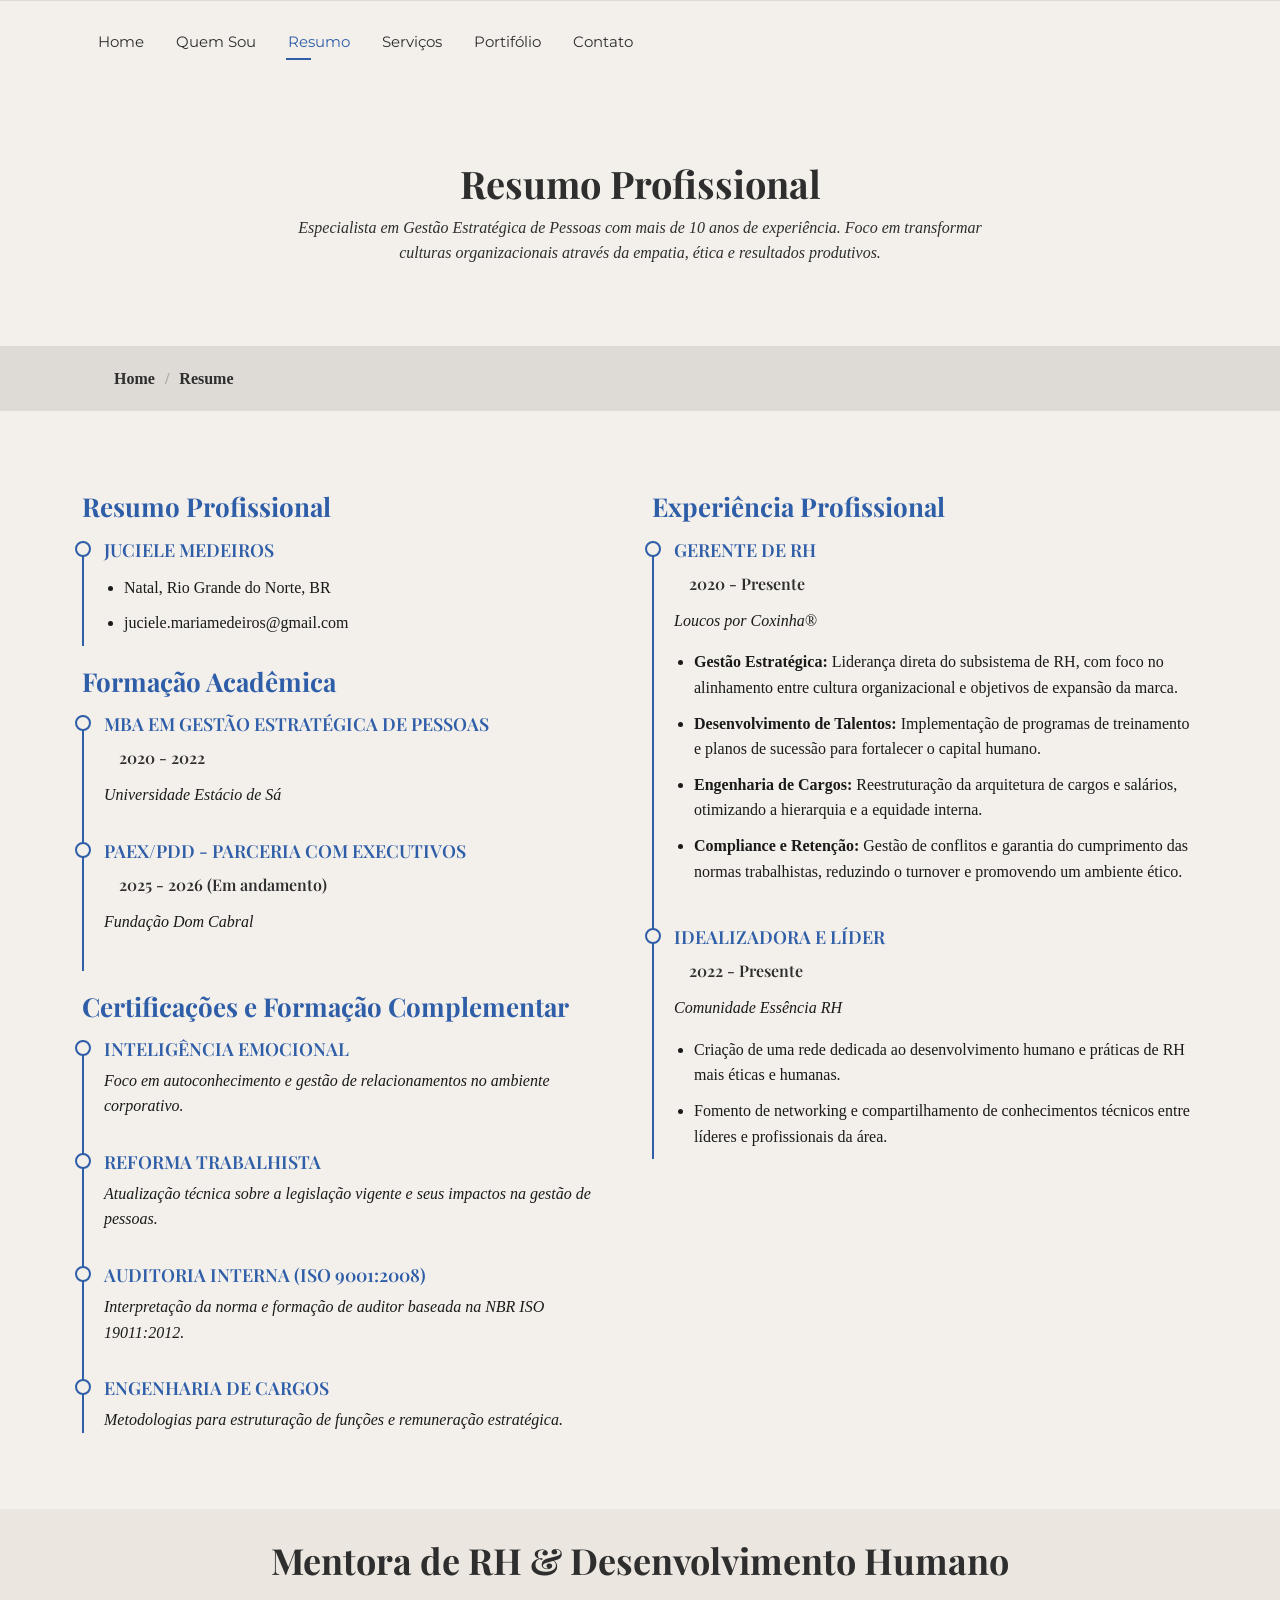
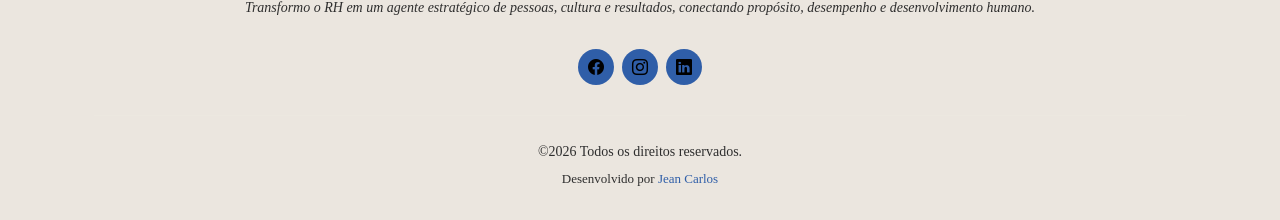
<file: resume.html>
<!doctype html>
<html lang="pt-br">
  <head>
    <meta charset="utf-8" />
    <meta content="width=device-width, initial-scale=1.0" name="viewport" />
    <title>Juciele Medeiros</title>
    <meta name="description" content="" />
    <meta name="keywords" content="" />

    <!-- Favicons -->
    <link href="assets/img/JM_favicon.png" rel="icon" />
    <link href="assets/img/apple-touch-icon.png" rel="apple-touch-icon" />

    <!-- Fonts -->
    <link href="https://fonts.googleapis.com" rel="preconnect" />
    <link href="https://fonts.gstatic.com" rel="preconnect" crossorigin />
    <link
      href="https://fonts.googleapis.com/css2?family=Montserrat:wght@400;500;600&family=Playfair+Display:wght@600;700&display=swap"
      rel="stylesheet"
    />
    <!-- Vendor CSS Files -->
    <link
      href="assets/vendor/bootstrap/css/bootstrap.min.css"
      rel="stylesheet"
    />
    <link
      href="assets/vendor/bootstrap-icons/bootstrap-icons.css"
      rel="stylesheet"
    />
    <link href="assets/vendor/aos/aos.css" rel="stylesheet" />
    <link href="assets/vendor/swiper/swiper-bundle.min.css" rel="stylesheet" />
    <link
      href="assets/vendor/glightbox/css/glightbox.min.css"
      rel="stylesheet"
    />

    <!-- Main CSS File -->
    <link href="assets/css/main.css" rel="stylesheet" />
  </head>

  <body class="resume-page">
    <header id="header" class="header d-flex align-items-center fixed-top">
      <div
        class="container-fluid container-xl position-relative d-flex align-items-center justify-content-start"
      >
        <a href="index.html" class="logo d-flex align-items-center">
          <!-- Uncomment the line below if you also wish to use an image logo -->
          <!-- <img src="assets/img/logo.webp" alt=""> -->
          <!--h1 class="sitename">Mentora</h1-->
        </a>

        <nav id="navmenu" class="navmenu">
          <ul>
            <li><a href="index.html">Home</a></li>
            <li><a href="about.html">Quem Sou</a></li>
            <li><a href="resume.html" class="active">Resumo</a></li>
            <li><a href="services.html">Serviços</a></li>
            <li><a href="portfolio.html">Portifólio</a></li>
            <li><a href="contact.html">Contato</a></li>
          </ul>
          <i class="mobile-nav-toggle d-xl-none bi bi-list"></i>
        </nav>
      </div>
    </header>

    <main class="main">
      <!-- Page Title -->
      <div class="page-title" data-aos="fade">
        <div class="heading">
          <div class="container">
            <div class="row d-flex justify-content-center text-center">
              <div class="col-lg-8">
                <h1>Resumo Profissional</h1>
                <p class="mb-0">
                  <em
                    >Especialista em Gestão Estratégica de Pessoas com mais de
                    10 anos de experiência. Foco em transformar culturas
                    organizacionais através da empatia, ética e resultados
                    produtivos.</em
                  >
                </p>
              </div>
            </div>
          </div>
        </div>
        <nav class="breadcrumbs">
          <div class="container">
            <ol>
              <li>Home</li>
              <li class="current">Resume</li>
            </ol>
          </div>
        </nav>
      </div>
      <!-- End Page Title -->

      <!-- Resume Section -->
      <section id="resume" class="resume section">
        <div class="container">
          <div class="row">
            <div class="col-lg-6" data-aos="fade-up" data-aos-delay="100">
              <h3 class="resume-title">Resumo Profissional</h3>

              <div class="resume-item pb-0">
                <h4>Juciele Medeiros</h4>
                <p></p>
                <ul>
                  <li>Natal, Rio Grande do Norte, BR</li>
                  <li>juciele.mariamedeiros@gmail.com</li>
                </ul>
              </div>
              <!-- Edn Resume Item -->

              <h3 class="resume-title">Formação Acadêmica</h3>
              <div class="resume-item">
                <h4>MBA em Gestão Estratégica de Pessoas</h4>
                <h5>2020 - 2022</h5>
                <p><em>Universidade Estácio de Sá</em></p>
              </div>
              <!-- Edn Resume Item -->

              <div class="resume-item">
                <h4>PAEX/PDD - Parceria com Executivos</h4>
                <h5>2025 - 2026 (Em andamento)</h5>
                <p><em>Fundação Dom Cabral</em></p>
              </div>
              <!-- Edn Resume Item -->

              <h3 class="resume-title">
                Certificações e Formação Complementar
              </h3>
              <div class="resume-item">
                <h4>Inteligência Emocional</h4>
                <p>
                  <em
                    >Foco em autoconhecimento e gestão de relacionamentos no
                    ambiente corporativo.
                  </em>
                </p>
              </div>
              <!-- Edn Resume Item -->

              <div class="resume-item">
                <h4>Reforma Trabalhista</h4>
                <p>
                  <em
                    >Atualização técnica sobre a legislação vigente e seus
                    impactos na gestão de pessoas.</em
                  >
                </p>
              </div>
              <!-- Edn Resume Item -->
              <div class="resume-item">
                <h4>Auditoria Interna (ISO 9001:2008)</h4>
                <p>
                  <em
                    >Interpretação da norma e formação de auditor baseada na NBR
                    ISO 19011:2012.</em
                  >
                </p>
              </div>
              <!-- Edn Resume Item -->
              <div class="resume-item">
                <h4>Engenharia de Cargos</h4>
                <p>
                  <em
                    >Metodologias para estruturação de funções e remuneração
                    estratégica.</em
                  >
                </p>
              </div>
              <!-- Edn Resume Item -->
            </div>

            <div class="col-lg-6" data-aos="fade-up" data-aos-delay="200">
              <h3 class="resume-title">Experiência Profissional</h3>
              <div class="resume-item">
                <h4>Gerente de RH</h4>
                <h5>2020 - Presente</h5>
                <p><em>Loucos por Coxinha®</em></p>
                <ul>
                  <li>
                    <strong>Gestão Estratégica:</strong> Liderança direta do
                    subsistema de RH, com foco no alinhamento entre cultura
                    organizacional e objetivos de expansão da marca.
                  </li>
                  <li>
                    <strong>Desenvolvimento de Talentos:</strong> Implementação
                    de programas de treinamento e planos de sucessão para
                    fortalecer o capital humano.
                  </li>
                  <li>
                    <strong>Engenharia de Cargos:</strong> Reestruturação da
                    arquitetura de cargos e salários, otimizando a hierarquia e
                    a equidade interna.
                  </li>
                  <li>
                    <strong>Compliance e Retenção:</strong> Gestão de conflitos
                    e garantia do cumprimento das normas trabalhistas, reduzindo
                    o turnover e promovendo um ambiente ético.
                  </li>
                </ul>
              </div>
              <!-- Edn Resume Item -->

              <div class="resume-item">
                <h4>Idealizadora e Líder</h4>
                <h5>2022 - Presente</h5>
                <p><em>Comunidade Essência RH</em></p>
                <ul>
                  <li>
                    Criação de uma rede dedicada ao desenvolvimento humano e
                    práticas de RH mais éticas e humanas.
                  </li>
                  <li>
                    Fomento de networking e compartilhamento de conhecimentos
                    técnicos entre líderes e profissionais da área.
                  </li>
                </ul>
              </div>
              <!-- Edn Resume Item -->
            </div>
          </div>
        </div>
      </section>
      <!-- /Resume Section -->
    </main>

    <footer id="footer" class="footer dark-background">
      <div class="container">
        <h3 class="sitename">Mentora de RH & Desenvolvimento Humano</h3>
        <p>
          Transformo o RH em um agente estratégico de pessoas, cultura e
          resultados, conectando propósito, desempenho e desenvolvimento humano.
        </p>
        <div class="social-links d-flex justify-content-center">
          <a href="https://www.facebook.com/juciele.medeiros.12" target="_blank"
            ><i class="bi bi-facebook"></i
          ></a>
          <a
            href="https://www.instagram.com/jucielemedeiros.rh/"
            target="_blank"
            ><i class="bi bi-instagram"></i
          ></a>
          <a
            href="https://www.linkedin.com/in/juciele-medeiros-624510107/"
            target="_blank"
            ><i class="bi bi-linkedin"></i
          ></a>
        </div>
        <div class="container">
          <div class="copyright">
            <span>&COPY;2026 Todos os direitos reservados.</span>
          </div>
          <div class="credits">
            Desenvolvido por
            <a href="https://www.linkedin.com/in/jekarllos/" target="_blank"
              >Jean Carlos</a
            >
          </div>
        </div>
      </div>
    </footer>

    <!-- Scroll Top -->
    <a
      href="#"
      id="scroll-top"
      class="scroll-top d-flex align-items-center justify-content-center"
      ><i class="bi bi-arrow-up-short"></i
    ></a>

    <!-- Preloader -->
    <div id="preloader"></div>

    <!-- Vendor JS Files -->
    <script src="assets/vendor/bootstrap/js/bootstrap.bundle.min.js"></script>
    <script src="assets/vendor/php-email-form/validate.js"></script>
    <script src="assets/vendor/aos/aos.js"></script>
    <script src="assets/vendor/typed.js/typed.umd.js"></script>
    <script src="assets/vendor/purecounter/purecounter_vanilla.js"></script>
    <script src="assets/vendor/waypoints/noframework.waypoints.js"></script>
    <script src="assets/vendor/swiper/swiper-bundle.min.js"></script>
    <script src="assets/vendor/glightbox/js/glightbox.min.js"></script>
    <script src="assets/vendor/imagesloaded/imagesloaded.pkgd.min.js"></script>
    <script src="assets/vendor/isotope-layout/isotope.pkgd.min.js"></script>

    <!-- Main JS File -->
    <script src="assets/js/main.js"></script>
  </body>
</html>
</file>
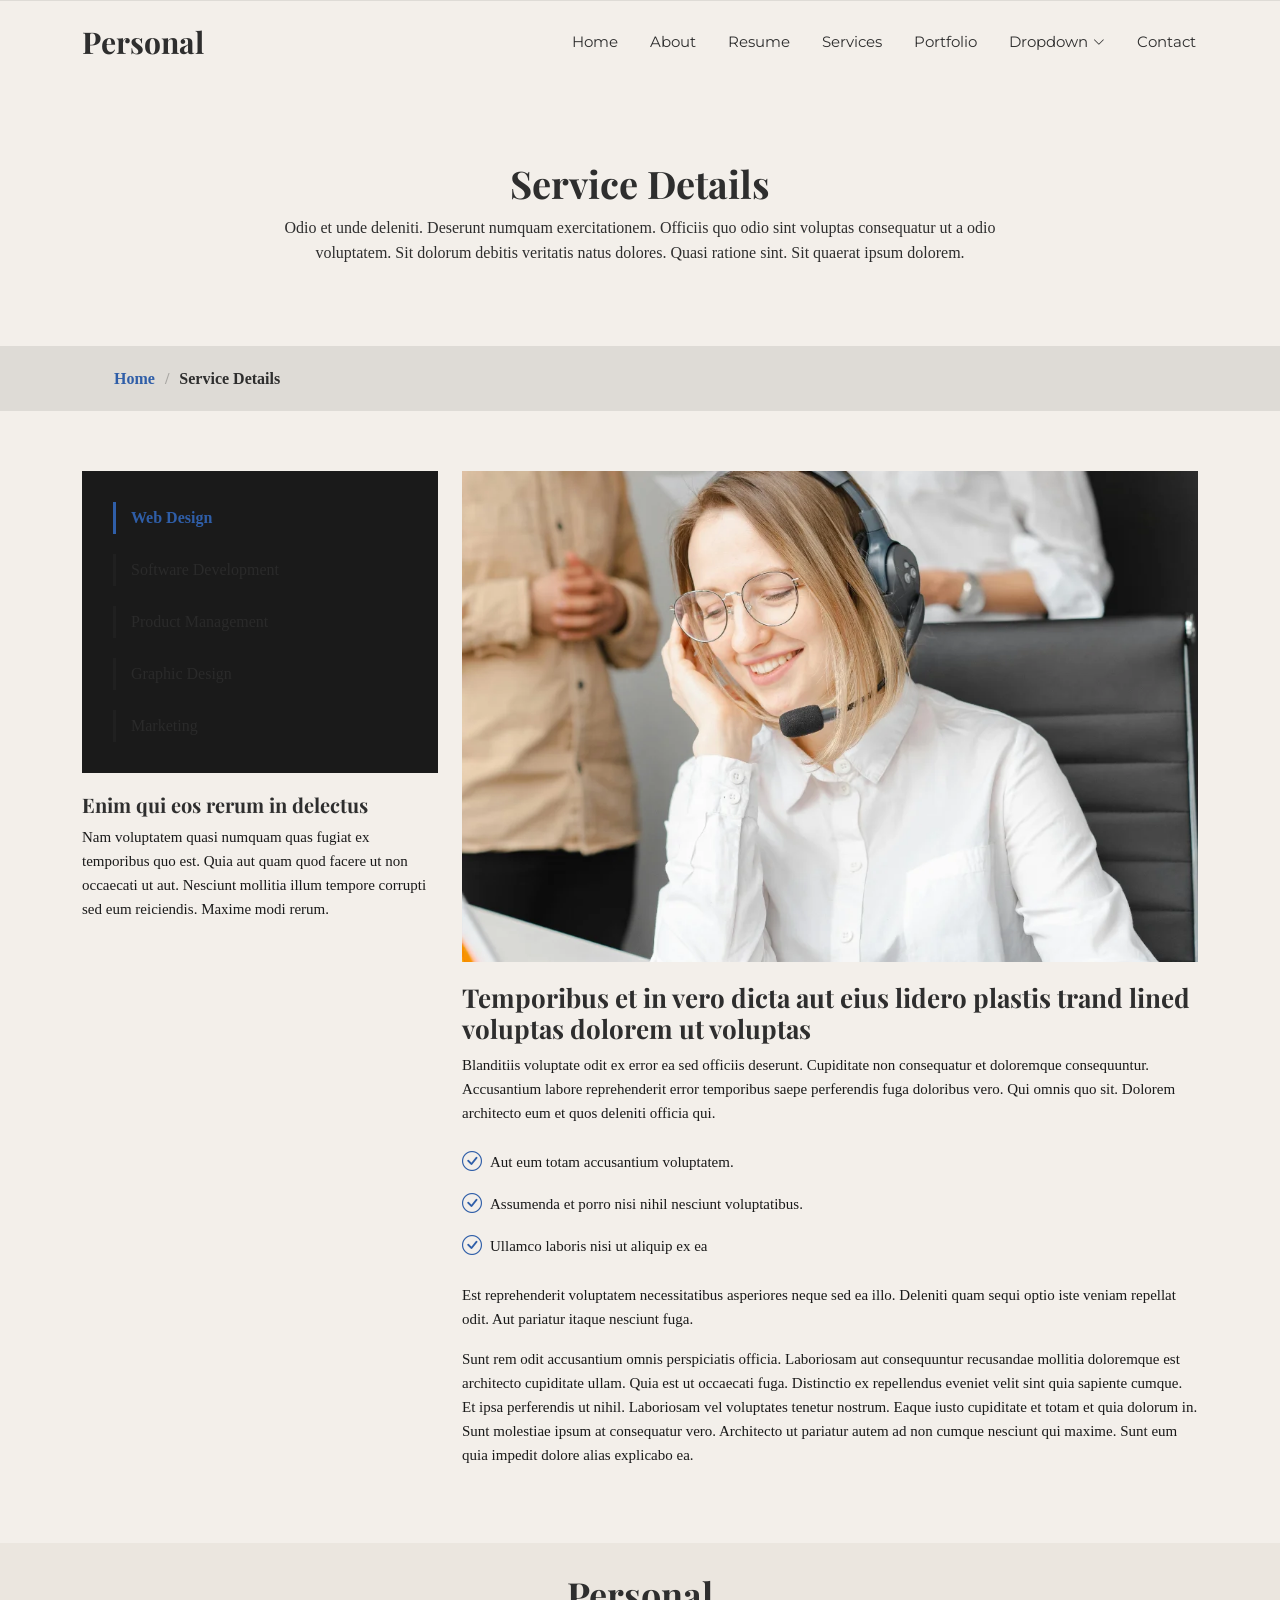
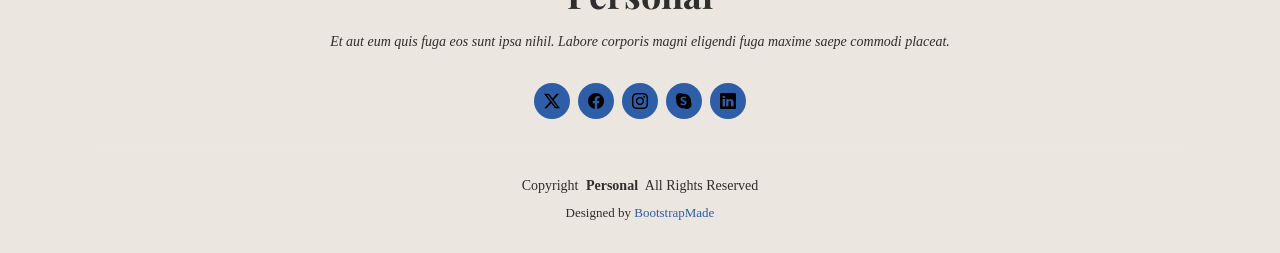
<file: service-details.html>
<!DOCTYPE html>
<html lang="en">

<head>
  <meta charset="utf-8">
  <meta content="width=device-width, initial-scale=1.0" name="viewport">
  <title>Service Details - Personal Bootstrap Template</title>
  <meta name="description" content="">
  <meta name="keywords" content="">

  <!-- Favicons -->
  <link href="assets/img/favicon.png" rel="icon">
  <link href="assets/img/apple-touch-icon.png" rel="apple-touch-icon">

  <!-- Fonts -->
  <link href="https://fonts.googleapis.com" rel="preconnect">
  <link href="https://fonts.gstatic.com" rel="preconnect" crossorigin>
  <link href="https://fonts.googleapis.com/css2?family=Roboto:ital,wght@0,100;0,300;0,400;0,500;0,700;0,900;1,100;1,300;1,400;1,500;1,700;1,900&family=Poppins:ital,wght@0,100;0,200;0,300;0,400;0,500;0,600;0,700;0,800;0,900;1,100;1,200;1,300;1,400;1,500;1,600;1,700;1,800;1,900&family=Raleway:ital,wght@0,100;0,200;0,300;0,400;0,500;0,600;0,700;0,800;0,900;1,100;1,200;1,300;1,400;1,500;1,600;1,700;1,800;1,900&display=swap" rel="stylesheet">

  <!-- Vendor CSS Files -->
  <link href="assets/vendor/bootstrap/css/bootstrap.min.css" rel="stylesheet">
  <link href="assets/vendor/bootstrap-icons/bootstrap-icons.css" rel="stylesheet">
  <link href="assets/vendor/aos/aos.css" rel="stylesheet">
  <link href="assets/vendor/swiper/swiper-bundle.min.css" rel="stylesheet">
  <link href="assets/vendor/glightbox/css/glightbox.min.css" rel="stylesheet">

  <!-- Main CSS File -->
  <link href="assets/css/main.css" rel="stylesheet">

  <!-- =======================================================
  * Template Name: Personal
  * Template URL: https://bootstrapmade.com/personal-free-resume-bootstrap-template/
  * Updated: Mar 05 2025 with Bootstrap v5.3.3
  * Author: BootstrapMade.com
  * License: https://bootstrapmade.com/license/
  ======================================================== -->
</head>

<body class="service-details-page">

  <header id="header" class="header d-flex align-items-center fixed-top">
    <div class="container-fluid container-xl position-relative d-flex align-items-center justify-content-between">

      <a href="index.html" class="logo d-flex align-items-center">
        <!-- Uncomment the line below if you also wish to use an image logo -->
        <!-- <img src="assets/img/logo.webp" alt=""> -->
        <h1 class="sitename">Personal</h1>
      </a>

      <nav id="navmenu" class="navmenu">
        <ul>
          <li><a href="index.html">Home</a></li>
          <li><a href="about.html">About</a></li>
          <li><a href="resume.html">Resume</a></li>
          <li><a href="services.html">Services</a></li>
          <li><a href="portfolio.html">Portfolio</a></li>
          <li class="dropdown"><a href="#"><span>Dropdown</span> <i class="bi bi-chevron-down toggle-dropdown"></i></a>
            <ul>
              <li><a href="#">Dropdown 1</a></li>
              <li class="dropdown"><a href="#"><span>Deep Dropdown</span> <i class="bi bi-chevron-down toggle-dropdown"></i></a>
                <ul>
                  <li><a href="#">Deep Dropdown 1</a></li>
                  <li><a href="#">Deep Dropdown 2</a></li>
                  <li><a href="#">Deep Dropdown 3</a></li>
                  <li><a href="#">Deep Dropdown 4</a></li>
                  <li><a href="#">Deep Dropdown 5</a></li>
                </ul>
              </li>
              <li><a href="#">Dropdown 2</a></li>
              <li><a href="#">Dropdown 3</a></li>
              <li><a href="#">Dropdown 4</a></li>
            </ul>
          </li>
          <li><a href="contact.html">Contact</a></li>
        </ul>
        <i class="mobile-nav-toggle d-xl-none bi bi-list"></i>
      </nav>

    </div>
  </header>

  <main class="main">

    <!-- Page Title -->
    <div class="page-title" data-aos="fade">
      <div class="heading">
        <div class="container">
          <div class="row d-flex justify-content-center text-center">
            <div class="col-lg-8">
              <h1>Service Details</h1>
              <p class="mb-0">Odio et unde deleniti. Deserunt numquam exercitationem. Officiis quo odio sint voluptas consequatur ut a odio voluptatem. Sit dolorum debitis veritatis natus dolores. Quasi ratione sint. Sit quaerat ipsum dolorem.</p>
            </div>
          </div>
        </div>
      </div>
      <nav class="breadcrumbs">
        <div class="container">
          <ol>
            <li><a href="index.html">Home</a></li>
            <li class="current">Service Details</li>
          </ol>
        </div>
      </nav>
    </div><!-- End Page Title -->

    <!-- Service Details Section -->
    <section id="service-details" class="service-details section">

      <div class="container">

        <div class="row gy-4">

          <div class="col-lg-4" data-aos="fade-up" data-aos-delay="100">
            <div class="services-list">
              <a href="#" class="active">Web Design</a>
              <a href="#">Software Development</a>
              <a href="#">Product Management</a>
              <a href="#">Graphic Design</a>
              <a href="#">Marketing</a>
            </div>

            <h4>Enim qui eos rerum in delectus</h4>
            <p>Nam voluptatem quasi numquam quas fugiat ex temporibus quo est. Quia aut quam quod facere ut non occaecati ut aut. Nesciunt mollitia illum tempore corrupti sed eum reiciendis. Maxime modi rerum.</p>
          </div>

          <div class="col-lg-8" data-aos="fade-up" data-aos-delay="200">
            <img src="assets/img/services/services-4.webp" alt="" class="img-fluid services-img">
            <h3>Temporibus et in vero dicta aut eius lidero plastis trand lined voluptas dolorem ut voluptas</h3>
            <p>
              Blanditiis voluptate odit ex error ea sed officiis deserunt. Cupiditate non consequatur et doloremque consequuntur. Accusantium labore reprehenderit error temporibus saepe perferendis fuga doloribus vero. Qui omnis quo sit. Dolorem architecto eum et quos deleniti officia qui.
            </p>
            <ul>
              <li><i class="bi bi-check-circle"></i> <span>Aut eum totam accusantium voluptatem.</span></li>
              <li><i class="bi bi-check-circle"></i> <span>Assumenda et porro nisi nihil nesciunt voluptatibus.</span></li>
              <li><i class="bi bi-check-circle"></i> <span>Ullamco laboris nisi ut aliquip ex ea</span></li>
            </ul>
            <p>
              Est reprehenderit voluptatem necessitatibus asperiores neque sed ea illo. Deleniti quam sequi optio iste veniam repellat odit. Aut pariatur itaque nesciunt fuga.
            </p>
            <p>
              Sunt rem odit accusantium omnis perspiciatis officia. Laboriosam aut consequuntur recusandae mollitia doloremque est architecto cupiditate ullam. Quia est ut occaecati fuga. Distinctio ex repellendus eveniet velit sint quia sapiente cumque. Et ipsa perferendis ut nihil. Laboriosam vel voluptates tenetur nostrum. Eaque iusto cupiditate et totam et quia dolorum in. Sunt molestiae ipsum at consequatur vero. Architecto ut pariatur autem ad non cumque nesciunt qui maxime. Sunt eum quia impedit dolore alias explicabo ea.
            </p>
          </div>

        </div>

      </div>

    </section><!-- /Service Details Section -->

  </main>

  <footer id="footer" class="footer dark-background">
    <div class="container">
      <h3 class="sitename">Personal</h3>
      <p>Et aut eum quis fuga eos sunt ipsa nihil. Labore corporis magni eligendi fuga maxime saepe commodi placeat.</p>
      <div class="social-links d-flex justify-content-center">
        <a href=""><i class="bi bi-twitter-x"></i></a>
        <a href=""><i class="bi bi-facebook"></i></a>
        <a href=""><i class="bi bi-instagram"></i></a>
        <a href=""><i class="bi bi-skype"></i></a>
        <a href=""><i class="bi bi-linkedin"></i></a>
      </div>
      <div class="container">
        <div class="copyright">
          <span>Copyright</span> <strong class="px-1 sitename">Personal</strong> <span>All Rights Reserved</span>
        </div>
        <div class="credits">
          <!-- All the links in the footer should remain intact. -->
          <!-- You can delete the links only if you've purchased the pro version. -->
          <!-- Licensing information: https://bootstrapmade.com/license/ -->
          <!-- Purchase the pro version with working PHP/AJAX contact form: [buy-url] -->
          Designed by <a href="https://bootstrapmade.com/">BootstrapMade</a>
        </div>
      </div>
    </div>
  </footer>

  <!-- Scroll Top -->
  <a href="#" id="scroll-top" class="scroll-top d-flex align-items-center justify-content-center"><i class="bi bi-arrow-up-short"></i></a>

  <!-- Preloader -->
  <div id="preloader"></div>

  <!-- Vendor JS Files -->
  <script src="assets/vendor/bootstrap/js/bootstrap.bundle.min.js"></script>
  <script src="assets/vendor/php-email-form/validate.js"></script>
  <script src="assets/vendor/aos/aos.js"></script>
  <script src="assets/vendor/typed.js/typed.umd.js"></script>
  <script src="assets/vendor/purecounter/purecounter_vanilla.js"></script>
  <script src="assets/vendor/waypoints/noframework.waypoints.js"></script>
  <script src="assets/vendor/swiper/swiper-bundle.min.js"></script>
  <script src="assets/vendor/glightbox/js/glightbox.min.js"></script>
  <script src="assets/vendor/imagesloaded/imagesloaded.pkgd.min.js"></script>
  <script src="assets/vendor/isotope-layout/isotope.pkgd.min.js"></script>

  <!-- Main JS File -->
  <script src="assets/js/main.js"></script>

</body>

</html>
</file>
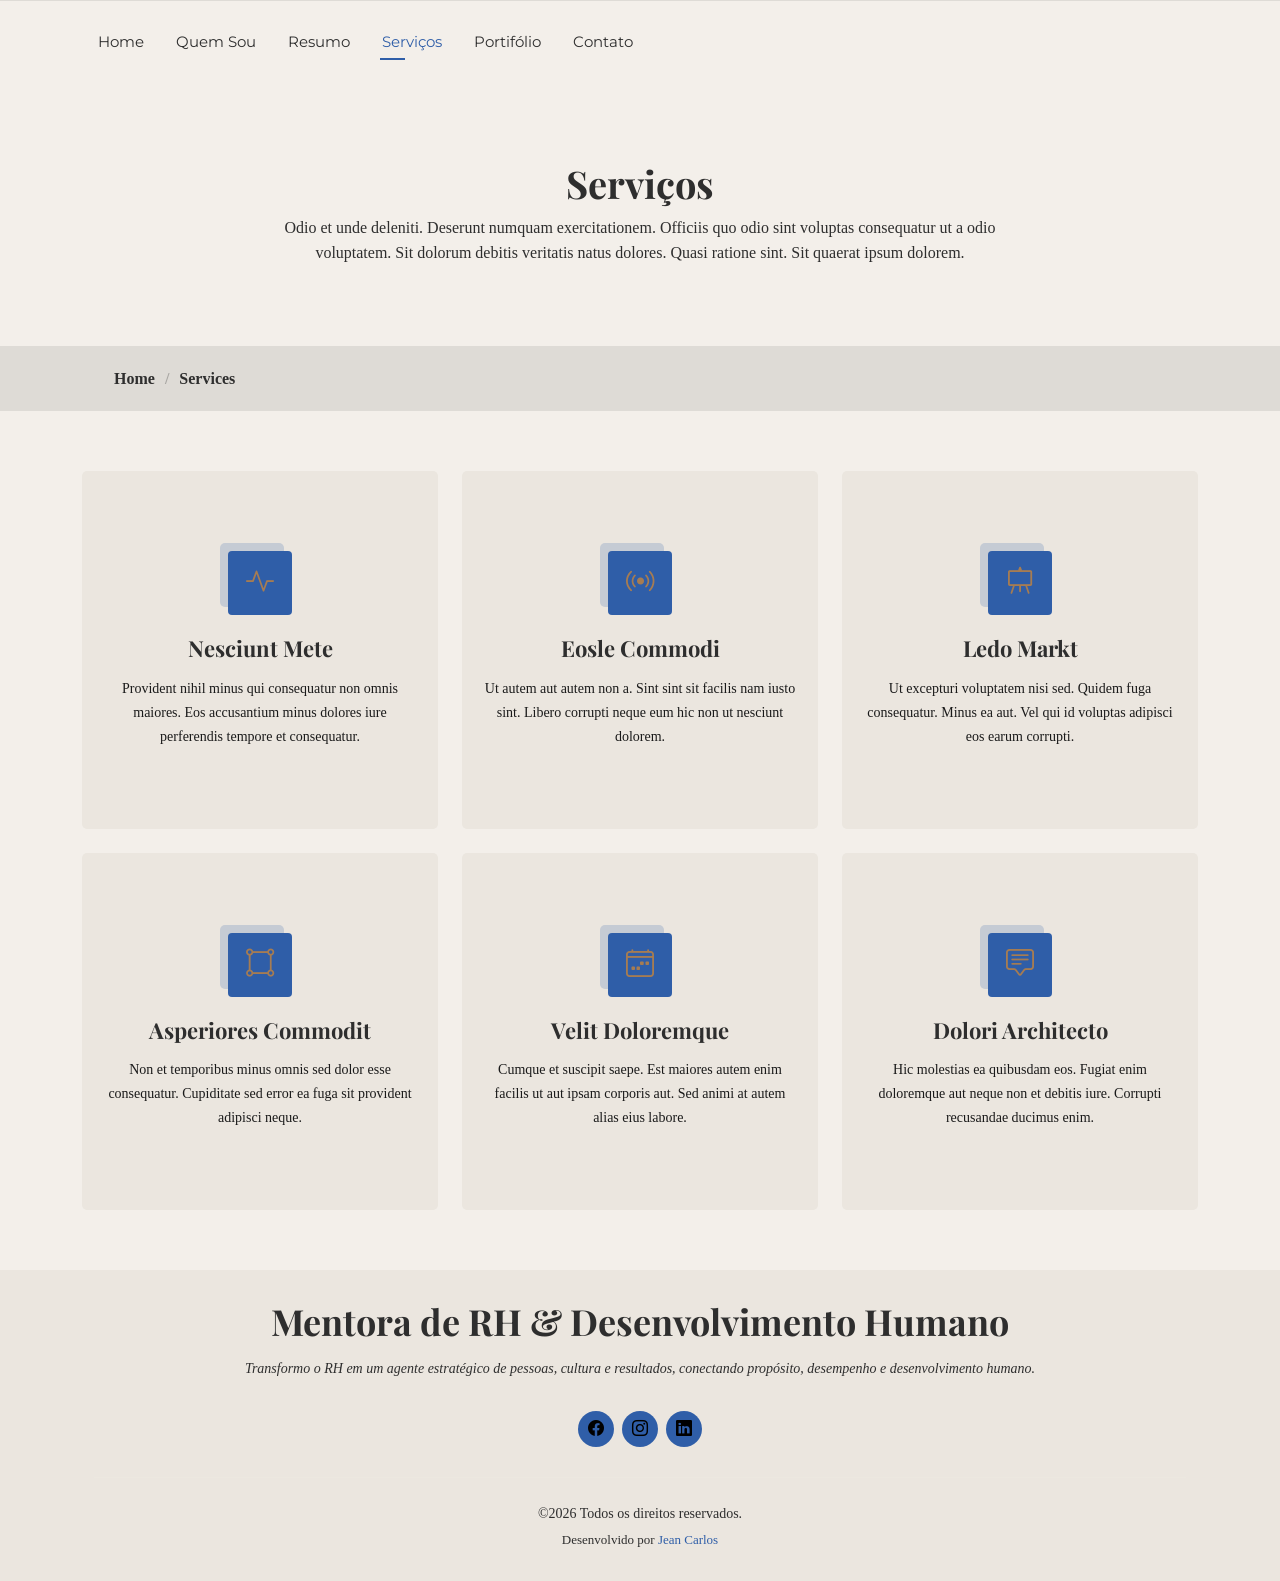
<file: services.html>
<!DOCTYPE html>
<html lang="pt-br">

<head>
  <meta charset="utf-8">
  <meta content="width=device-width, initial-scale=1.0" name="viewport">
  <title>Juciele Medeiros</title>
  <meta name="description" content="">
  <meta name="keywords" content="">

  <!-- Favicons -->
  <link href="assets/img/JM_favicon.png" rel="icon">
  <link href="assets/img/apple-touch-icon.png" rel="apple-touch-icon">

  <!-- Fonts -->
  <link href="https://fonts.googleapis.com" rel="preconnect">
  <link href="https://fonts.gstatic.com" rel="preconnect" crossorigin>
  <link href="https://fonts.googleapis.com/css2?family=Montserrat:wght@400;500;600&family=Playfair+Display:wght@600;700&display=swap" rel="stylesheet">
  <!-- Vendor CSS Files -->
  <link href="assets/vendor/bootstrap/css/bootstrap.min.css" rel="stylesheet">
  <link href="assets/vendor/bootstrap-icons/bootstrap-icons.css" rel="stylesheet">
  <link href="assets/vendor/aos/aos.css" rel="stylesheet">
  <link href="assets/vendor/swiper/swiper-bundle.min.css" rel="stylesheet">
  <link href="assets/vendor/glightbox/css/glightbox.min.css" rel="stylesheet">

  <!-- Main CSS File -->
  <link href="assets/css/main.css" rel="stylesheet">

</head>

<body class="services-page">

  <header id="header" class="header d-flex align-items-center fixed-top">
    <div class="container-fluid container-xl position-relative d-flex align-items-center justify-content-start">

      <a href="index.html" class="logo d-flex align-items-center">
        <!-- Uncomment the line below if you also wish to use an image logo -->
        <!-- <img src="assets/img/logo.webp" alt=""> -->
        <!--h1 class="sitename">Mentora</h1-->
      </a>

      <nav id="navmenu" class="navmenu">
        <ul>
          <li><a href="index.html" >Home</a></li>
          <li><a href="about.html">Quem Sou</a></li>
          <li><a href="resume.html">Resumo</a></li>
          <li><a href="services.html" class="active">Serviços</a></li>
          <li><a href="portfolio.html">Portifólio</a></li>
          <li><a href="contact.html">Contato</a></li>
        </ul>
        <i class="mobile-nav-toggle d-xl-none bi bi-list"></i>
      </nav>

    </div>
  </header>

  <main class="main">

    <!-- Page Title -->
    <div class="page-title" data-aos="fade">
      <div class="heading">
        <div class="container">
          <div class="row d-flex justify-content-center text-center">
            <div class="col-lg-8">
              <h1>Serviços</h1>
              <p class="mb-0">Odio et unde deleniti. Deserunt numquam exercitationem. Officiis quo odio sint voluptas consequatur ut a odio voluptatem. Sit dolorum debitis veritatis natus dolores. Quasi ratione sint. Sit quaerat ipsum dolorem.</p>
            </div>
          </div>
        </div>
      </div>
      <nav class="breadcrumbs">
        <div class="container">
          <ol>
            <li>Home</li>
            <li class="current">Services</li>
          </ol>
        </div>
      </nav>
    </div><!-- End Page Title -->

    <!-- Services Section -->
    <section id="services" class="services section">

      <div class="container">

        <div class="row gy-4">

          <div class="col-lg-4 col-md-6" data-aos="fade-up" data-aos-delay="100">
            <div class="service-item  position-relative">
              <div class="icon">
                <i class="bi bi-activity"></i>
              </div>
              <a href="service-details.html" class="stretched-link">
                <h3>Nesciunt Mete</h3>
              </a>
              <p>Provident nihil minus qui consequatur non omnis maiores. Eos accusantium minus dolores iure perferendis tempore et consequatur.</p>
            </div>
          </div><!-- End Service Item -->

          <div class="col-lg-4 col-md-6" data-aos="fade-up" data-aos-delay="200">
            <div class="service-item position-relative">
              <div class="icon">
                <i class="bi bi-broadcast"></i>
              </div>
              <a href="service-details.html" class="stretched-link">
                <h3>Eosle Commodi</h3>
              </a>
              <p>Ut autem aut autem non a. Sint sint sit facilis nam iusto sint. Libero corrupti neque eum hic non ut nesciunt dolorem.</p>
            </div>
          </div><!-- End Service Item -->

          <div class="col-lg-4 col-md-6" data-aos="fade-up" data-aos-delay="300">
            <div class="service-item position-relative">
              <div class="icon">
                <i class="bi bi-easel"></i>
              </div>
              <a href="service-details.html" class="stretched-link">
                <h3>Ledo Markt</h3>
              </a>
              <p>Ut excepturi voluptatem nisi sed. Quidem fuga consequatur. Minus ea aut. Vel qui id voluptas adipisci eos earum corrupti.</p>
            </div>
          </div><!-- End Service Item -->

          <div class="col-lg-4 col-md-6" data-aos="fade-up" data-aos-delay="400">
            <div class="service-item position-relative">
              <div class="icon">
                <i class="bi bi-bounding-box-circles"></i>
              </div>
              <a href="service-details.html" class="stretched-link">
                <h3>Asperiores Commodit</h3>
              </a>
              <p>Non et temporibus minus omnis sed dolor esse consequatur. Cupiditate sed error ea fuga sit provident adipisci neque.</p>
              <a href="service-details.html" class="stretched-link"></a>
            </div>
          </div><!-- End Service Item -->

          <div class="col-lg-4 col-md-6" data-aos="fade-up" data-aos-delay="500">
            <div class="service-item position-relative">
              <div class="icon">
                <i class="bi bi-calendar4-week"></i>
              </div>
              <a href="service-details.html" class="stretched-link">
                <h3>Velit Doloremque</h3>
              </a>
              <p>Cumque et suscipit saepe. Est maiores autem enim facilis ut aut ipsam corporis aut. Sed animi at autem alias eius labore.</p>
              <a href="service-details.html" class="stretched-link"></a>
            </div>
          </div><!-- End Service Item -->

          <div class="col-lg-4 col-md-6" data-aos="fade-up" data-aos-delay="600">
            <div class="service-item position-relative">
              <div class="icon">
                <i class="bi bi-chat-square-text"></i>
              </div>
              <a href="service-details.html" class="stretched-link">
                <h3>Dolori Architecto</h3>
              </a>
              <p>Hic molestias ea quibusdam eos. Fugiat enim doloremque aut neque non et debitis iure. Corrupti recusandae ducimus enim.</p>
              <a href="service-details.html" class="stretched-link"></a>
            </div>
          </div><!-- End Service Item -->

        </div>

      </div>

    </section><!-- /Services Section -->

  </main>

  <footer id="footer" class="footer dark-background">
    <div class="container">
      <h3 class="sitename">Mentora de RH & Desenvolvimento Humano</h3>
      <p>
        Transformo o RH em um agente estratégico de pessoas, cultura e resultados, conectando propósito, desempenho e desenvolvimento humano.
      </p>
      <div class="social-links d-flex justify-content-center">
        <a href="https://www.facebook.com/juciele.medeiros.12" target="_blank"><i class="bi bi-facebook"></i></a>
        <a href="https://www.instagram.com/jucielemedeiros.rh/" target="_blank"><i class="bi bi-instagram"></i></a>
        <a href="https://www.linkedin.com/in/juciele-medeiros-624510107/" target="_blank"><i class="bi bi-linkedin"></i></a>
      </div>
      <div class="container">
        <div class="copyright">
          <span>&COPY;2026 Todos os direitos reservados.</span>
        </div>
        <div class="credits">
          Desenvolvido por <a href="https://www.linkedin.com/in/jekarllos/" target="_blank">Jean Carlos</a>
        </div>
      </div>
    </div>
  </footer>

  <!-- Scroll Top -->
  <a href="#" id="scroll-top" class="scroll-top d-flex align-items-center justify-content-center"><i class="bi bi-arrow-up-short"></i></a>

  <!-- Preloader -->
  <div id="preloader"></div>

  <!-- Vendor JS Files -->
  <script src="assets/vendor/bootstrap/js/bootstrap.bundle.min.js"></script>
  <script src="assets/vendor/php-email-form/validate.js"></script>
  <script src="assets/vendor/aos/aos.js"></script>
  <script src="assets/vendor/typed.js/typed.umd.js"></script>
  <script src="assets/vendor/purecounter/purecounter_vanilla.js"></script>
  <script src="assets/vendor/waypoints/noframework.waypoints.js"></script>
  <script src="assets/vendor/swiper/swiper-bundle.min.js"></script>
  <script src="assets/vendor/glightbox/js/glightbox.min.js"></script>
  <script src="assets/vendor/imagesloaded/imagesloaded.pkgd.min.js"></script>
  <script src="assets/vendor/isotope-layout/isotope.pkgd.min.js"></script>

  <!-- Main JS File -->
  <script src="assets/js/main.js"></script>

</body>

</html>
</file>
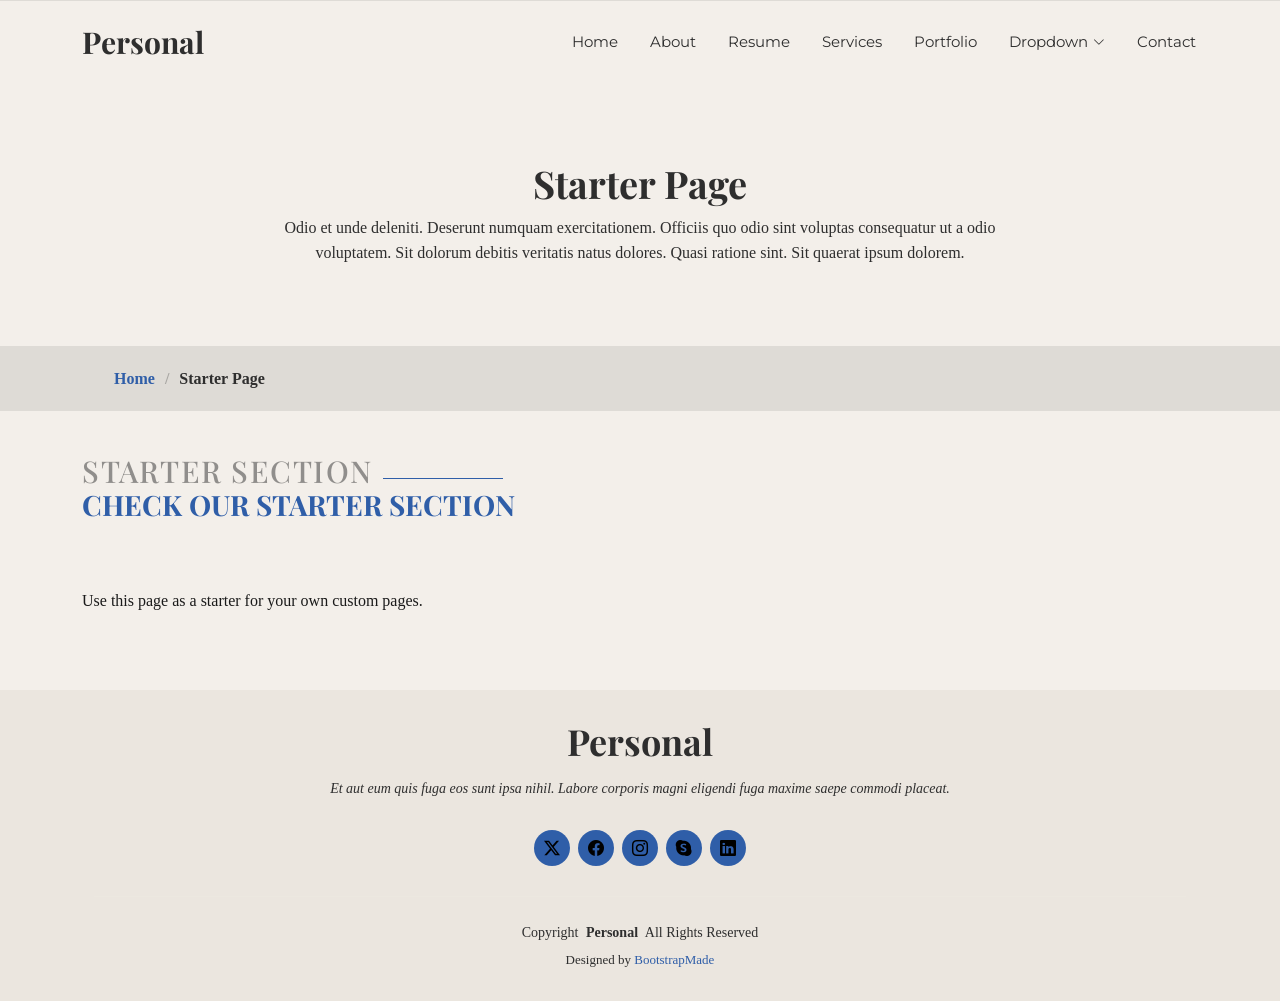
<file: starter-page.html>
<!DOCTYPE html>
<html lang="en">

<head>
  <meta charset="utf-8">
  <meta content="width=device-width, initial-scale=1.0" name="viewport">
  <title>Starter Page - Personal Bootstrap Template</title>
  <meta name="description" content="">
  <meta name="keywords" content="">

  <!-- Favicons -->
  <link href="assets/img/favicon.png" rel="icon">
  <link href="assets/img/apple-touch-icon.png" rel="apple-touch-icon">

  <!-- Fonts -->
  <link href="https://fonts.googleapis.com" rel="preconnect">
  <link href="https://fonts.gstatic.com" rel="preconnect" crossorigin>
  <link href="https://fonts.googleapis.com/css2?family=Roboto:ital,wght@0,100;0,300;0,400;0,500;0,700;0,900;1,100;1,300;1,400;1,500;1,700;1,900&family=Poppins:ital,wght@0,100;0,200;0,300;0,400;0,500;0,600;0,700;0,800;0,900;1,100;1,200;1,300;1,400;1,500;1,600;1,700;1,800;1,900&family=Raleway:ital,wght@0,100;0,200;0,300;0,400;0,500;0,600;0,700;0,800;0,900;1,100;1,200;1,300;1,400;1,500;1,600;1,700;1,800;1,900&display=swap" rel="stylesheet">

  <!-- Vendor CSS Files -->
  <link href="assets/vendor/bootstrap/css/bootstrap.min.css" rel="stylesheet">
  <link href="assets/vendor/bootstrap-icons/bootstrap-icons.css" rel="stylesheet">
  <link href="assets/vendor/aos/aos.css" rel="stylesheet">
  <link href="assets/vendor/swiper/swiper-bundle.min.css" rel="stylesheet">
  <link href="assets/vendor/glightbox/css/glightbox.min.css" rel="stylesheet">

  <!-- Main CSS File -->
  <link href="assets/css/main.css" rel="stylesheet">

  <!-- =======================================================
  * Template Name: Personal
  * Template URL: https://bootstrapmade.com/personal-free-resume-bootstrap-template/
  * Updated: Mar 05 2025 with Bootstrap v5.3.3
  * Author: BootstrapMade.com
  * License: https://bootstrapmade.com/license/
  ======================================================== -->
</head>

<body class="starter-page-page">

  <header id="header" class="header d-flex align-items-center fixed-top">
    <div class="container-fluid container-xl position-relative d-flex align-items-center justify-content-between">

      <a href="index.html" class="logo d-flex align-items-center">
        <!-- Uncomment the line below if you also wish to use an image logo -->
        <!-- <img src="assets/img/logo.webp" alt=""> -->
        <h1 class="sitename">Personal</h1>
      </a>

      <nav id="navmenu" class="navmenu">
        <ul>
          <li><a href="index.html">Home</a></li>
          <li><a href="about.html">About</a></li>
          <li><a href="resume.html">Resume</a></li>
          <li><a href="services.html">Services</a></li>
          <li><a href="portfolio.html">Portfolio</a></li>
          <li class="dropdown"><a href="#"><span>Dropdown</span> <i class="bi bi-chevron-down toggle-dropdown"></i></a>
            <ul>
              <li><a href="#">Dropdown 1</a></li>
              <li class="dropdown"><a href="#"><span>Deep Dropdown</span> <i class="bi bi-chevron-down toggle-dropdown"></i></a>
                <ul>
                  <li><a href="#">Deep Dropdown 1</a></li>
                  <li><a href="#">Deep Dropdown 2</a></li>
                  <li><a href="#">Deep Dropdown 3</a></li>
                  <li><a href="#">Deep Dropdown 4</a></li>
                  <li><a href="#">Deep Dropdown 5</a></li>
                </ul>
              </li>
              <li><a href="#">Dropdown 2</a></li>
              <li><a href="#">Dropdown 3</a></li>
              <li><a href="#">Dropdown 4</a></li>
            </ul>
          </li>
          <li><a href="contact.html">Contact</a></li>
        </ul>
        <i class="mobile-nav-toggle d-xl-none bi bi-list"></i>
      </nav>

    </div>
  </header>

  <main class="main">

    <!-- Page Title -->
    <div class="page-title" data-aos="fade">
      <div class="heading">
        <div class="container">
          <div class="row d-flex justify-content-center text-center">
            <div class="col-lg-8">
              <h1>Starter Page</h1>
              <p class="mb-0">Odio et unde deleniti. Deserunt numquam exercitationem. Officiis quo odio sint voluptas consequatur ut a odio voluptatem. Sit dolorum debitis veritatis natus dolores. Quasi ratione sint. Sit quaerat ipsum dolorem.</p>
            </div>
          </div>
        </div>
      </div>
      <nav class="breadcrumbs">
        <div class="container">
          <ol>
            <li><a href="index.html">Home</a></li>
            <li class="current">Starter Page</li>
          </ol>
        </div>
      </nav>
    </div><!-- End Page Title -->

    <!-- Starter Section Section -->
    <section id="starter-section" class="starter-section section">

      <!-- Section Title -->
      <div class="container section-title" data-aos="fade-up">
        <h2>Starter Section</h2>
        <div><span>Check Our</span> <span class="description-title">Starter Section</span></div>
      </div><!-- End Section Title -->

      <div class="container" data-aos="fade-up">
        <p>Use this page as a starter for your own custom pages.</p>
      </div>

    </section><!-- /Starter Section Section -->

  </main>

  <footer id="footer" class="footer dark-background">
    <div class="container">
      <h3 class="sitename">Personal</h3>
      <p>Et aut eum quis fuga eos sunt ipsa nihil. Labore corporis magni eligendi fuga maxime saepe commodi placeat.</p>
      <div class="social-links d-flex justify-content-center">
        <a href=""><i class="bi bi-twitter-x"></i></a>
        <a href=""><i class="bi bi-facebook"></i></a>
        <a href=""><i class="bi bi-instagram"></i></a>
        <a href=""><i class="bi bi-skype"></i></a>
        <a href=""><i class="bi bi-linkedin"></i></a>
      </div>
      <div class="container">
        <div class="copyright">
          <span>Copyright</span> <strong class="px-1 sitename">Personal</strong> <span>All Rights Reserved</span>
        </div>
        <div class="credits">
          <!-- All the links in the footer should remain intact. -->
          <!-- You can delete the links only if you've purchased the pro version. -->
          <!-- Licensing information: https://bootstrapmade.com/license/ -->
          <!-- Purchase the pro version with working PHP/AJAX contact form: [buy-url] -->
          Designed by <a href="https://bootstrapmade.com/">BootstrapMade</a>
        </div>
      </div>
    </div>
  </footer>

  <!-- Scroll Top -->
  <a href="#" id="scroll-top" class="scroll-top d-flex align-items-center justify-content-center"><i class="bi bi-arrow-up-short"></i></a>

  <!-- Preloader -->
  <div id="preloader"></div>

  <!-- Vendor JS Files -->
  <script src="assets/vendor/bootstrap/js/bootstrap.bundle.min.js"></script>
  <script src="assets/vendor/php-email-form/validate.js"></script>
  <script src="assets/vendor/aos/aos.js"></script>
  <script src="assets/vendor/typed.js/typed.umd.js"></script>
  <script src="assets/vendor/purecounter/purecounter_vanilla.js"></script>
  <script src="assets/vendor/waypoints/noframework.waypoints.js"></script>
  <script src="assets/vendor/swiper/swiper-bundle.min.js"></script>
  <script src="assets/vendor/glightbox/js/glightbox.min.js"></script>
  <script src="assets/vendor/imagesloaded/imagesloaded.pkgd.min.js"></script>
  <script src="assets/vendor/isotope-layout/isotope.pkgd.min.js"></script>

  <!-- Main JS File -->
  <script src="assets/js/main.js"></script>

</body>

</html>
</file>
<file: assets/css/main.css>
@import url('https://fonts.googleapis.com/css2?family=Montserrat:wght@400;500;600&family=Playfair+Display:wght@600;700&display=swap');

/* Fonts */
:root {
  --default-font: "Montserrat",  sans-serif, -apple-system, "Segoe UI", Roboto, "Helvetica Neue", Arial, "Noto Sans", "Liberation Sans", sans-serif, "Apple Color Emoji", "Segoe UI Emoji", "Segoe UI Symbol", "Noto Color Emoji";
  --heading-font: "Playfair Display",  serif;
  --nav-font: "Montserrat",  sans-serif;
}

/* Global Colors - The following color variables are used throughout the website. Updating them here will change the color scheme of the entire website */
:root { 
  --background-color: #F3EFEA; /* Background color for the entire website, including individual sections */
  --default-color: #2E2E2E; /* Default color used for the majority of the text content across the entire website */
  --heading-color: #2F5EA8; /* Color for headings, subheadings and title throughout the website */
  --accent-color: #2F5EA8; /* Accent color that represents your brand on the website. It's used for buttons, links, and other elements that need to stand out */
  --accent-secondary: #A67C52;
  --surface-color: #1a1a1a; /* The surface color is used as a background of boxed elements within sections, such as cards, icon boxes, or other elements that require a visual separation from the global background. */
  --contrast-color: #ffffff; /* Contrast color for text, ensuring readability against backgrounds of accent, heading, or default colors. */
  /* Cores */
  --color-primary: #2F5EA8; /* Azul Assinatura */
  --azul-hover: #274F8D;
  --color-secondary: #A67C52; /* Caramelo Sofisticado */
  --color-bg: #F3EFEA; /* Fundo Elegante */
  --color-text: #2E2E2E; /* Texto Principal */ 
  /* Fontes */
  --font-primary: 'Playfair Display', serif;
  --font-secondary: 'Montserrat', sans-serif;
}

/* Nav Menu Colors - The following color variables are used specifically for the navigation menu. They are separate from the global colors to allow for more customization options */
:root {
  --nav-color: #2E2E2E;  /* The default color of the main navmenu links */
  --nav-hover-color: #2F5EA8; /* Applied to main navmenu links when they are hovered over or active */
  --nav-mobile-background-color: #1a1a1a; /* Used as the background color for mobile navigation menu */
  --nav-dropdown-background-color: #1a1a1a; /* Used as the background color for dropdown items that appear when hovering over primary navigation items */
  --nav-dropdown-color: #2E2E2E; /* Used for navigation links of the dropdown items in the navigation menu. */
  --nav-dropdown-hover-color: #2F5EA8; /* Similar to --nav-hover-color, this color is applied to dropdown navigation links when they are hovered over. */
}

/* Color Presets - These classes override global colors when applied to any section or element, providing reuse of the sam color scheme. */

.light-background {
  --background-color: #1a1a1a;
  --surface-color: #343434;
}

.dark-background {
  --background-color: #F3EFEA;
  --default-color: #F3EFEA;
  --heading-color: #F3EFEA;
  --surface-color: #292929f9;
  --contrast-color: #000000;
}

/* Smooth scroll */
:root {
  scroll-behavior: smooth;
}

/*--------------------------------------------------------------
# General Styling & Shared Classes
--------------------------------------------------------------*/
body {
  color: var(--color-text);
  background-color: var(--color-bg);
  font-family: var(--fonte-corpo);
  line-height: 1.6;
}

a {
  color: var(--accent-color);
  text-decoration: none;
  transition: 0.3s;
}

a:hover {
  color: color-mix(in srgb, var(--accent-color), transparent 25%);
  text-decoration: none;
}

h1,
h2,
h3,
h4,
h5,
h6 {
  color: var(--color-text);
  font-family: var(--font-primary);
  font-weight: 600;
}

/* PHP Email Form Messages
------------------------------*/
.php-email-form .error-message {
  display: none;
  background: #df1529;
  color: #ffffff;
  text-align: left;
  padding: 15px;
  margin-bottom: 24px;
  font-weight: 600;
}

.php-email-form .sent-message {
  display: none;
  color: #ffffff;
  background: #059652;
  text-align: center;
  padding: 15px;
  margin-bottom: 24px;
  font-weight: 600;
}

.php-email-form .loading {
  display: none;
  background: var(--surface-color);
  text-align: center;
  padding: 15px;
  margin-bottom: 24px;
}

.php-email-form .loading:before {
  content: "";
  display: inline-block;
  border-radius: 50%;
  width: 24px;
  height: 24px;
  margin: 0 10px -6px 0;
  border: 3px solid var(--accent-color);
  border-top-color: var(--surface-color);
  animation: php-email-form-loading 1s linear infinite;
}

@keyframes php-email-form-loading {
  0% {
    transform: rotate(0deg);
  }

  100% {
    transform: rotate(360deg);
  }
}

/*--------------------------------------------------------------
# Global Header
--------------------------------------------------------------*/
.header {
  --background-color: rgba(0, 0, 0, 0);
  --color: var(--default-color);
  background-color: var(--background-color);
  padding: 15px 0;
  transition: all 0.5s;
  z-index: 997;
}

.header .logo {
  line-height: 1;
}

.header .logo img {
  max-height: 32px;
  margin-right: 8px;
}

.header .logo h1 {
  font-size: 30px;
  margin: 0;
  font-weight: 700;
  color: var(--color-text);
}

/*.scrolled .header {
  box-shadow: 0px 0 18px rgba(0, 0, 0, 0.1);
}*/

/* Global Header on Scroll
------------------------------*/
.scrolled .header {
  --background-color: rgba(0, 0, 0, 15%);
  --color:
}

/*--------------------------------------------------------------
# Navigation Menu
--------------------------------------------------------------*/
/* Desktop Navigation */
@media (min-width: 1200px) {
  .navmenu {
    padding: 0;
  }

  .navmenu ul {
    margin: 0;
    padding: 0;
    display: flex;
    list-style: none;
    align-items: center;
    justify-content: center;
  }

  .navmenu li {
    position: relative;
  }

  .navmenu>ul>li {
    white-space: nowrap;
    padding: 15px 14px;
  }

  .navmenu>ul>li:last-child {
    padding-right: 0;
  }

  .navmenu a,
  .navmenu a:focus {
    color: var(--nav-color);
    font-size: 15px;
    padding: 0 2px;
    font-family: var(--nav-font);
    font-weight: 400;
    display: flex;
    align-items: center;
    justify-content: space-between;
    white-space: nowrap;
    transition: 0.3s;
    position: relative;
  }

  .navmenu a i,
  .navmenu a:focus i {
    font-size: 12px;
    line-height: 0;
    margin-left: 5px;
    transition: 0.3s;
  }

  .navmenu>ul>li>a:before {
    content: "";
    position: absolute;
    height: 2px;
    bottom: -6px;
    left: 0;
    background-color: var(--nav-hover-color);
    visibility: hidden;
    width: 0px;
    transition: all 0.3s ease-in-out 0s;
  }

  .navmenu a:hover:before,
  .navmenu li:hover>a:before,
  .navmenu .active:before {
    visibility: visible;
    width: 25px;
  }

  .navmenu li:hover>a,
  .navmenu .active,
  .navmenu .active:focus {
    color: var(--nav-hover-color);
  }

  .navmenu .dropdown ul {
    margin: 0;
    padding: 10px 0;
    background: var(--nav-dropdown-background-color);
    display: block;
    position: absolute;
    visibility: hidden;
    left: 14px;
    top: 130%;
    opacity: 0;
    transition: 0.3s;
    border-radius: 4px;
    z-index: 99;
    box-shadow: 0px 0px 30px rgba(0, 0, 0, 0.1);
  }

  .navmenu .dropdown ul li {
    min-width: 200px;
  }

  .navmenu .dropdown ul a {
    padding: 10px 20px;
    font-size: 15px;
    text-transform: none;
    color: var(--nav-dropdown-color);
  }

  .navmenu .dropdown ul a i {
    font-size: 12px;
  }

  .navmenu .dropdown ul a:hover,
  .navmenu .dropdown ul .active:hover,
  .navmenu .dropdown ul li:hover>a {
    color: var(--nav-dropdown-hover-color);
  }

  .navmenu .dropdown:hover>ul {
    opacity: 1;
    top: 100%;
    visibility: visible;
  }

  .navmenu .dropdown .dropdown ul {
    top: 0;
    left: -90%;
    visibility: hidden;
  }

  .navmenu .dropdown .dropdown:hover>ul {
    opacity: 1;
    top: 0;
    left: -100%;
    visibility: visible;
  }
}

/* Mobile Navigation */
@media (max-width: 1199px) {
  .mobile-nav-toggle {
    color: var(--nav-color);
    font-size: 28px;
    line-height: 0;
    margin-right: 10px;
    cursor: pointer;
    transition: color 0.3s;
  }

  .navmenu {
    padding: 0;
    z-index: 9997;
  }

  .navmenu ul {
    display: none;
    list-style: none;
    position: absolute;
    inset: 60px 20px 20px 20px;
    padding: 10px 0;
    margin: 0;
    border-radius: 6px;
    background-color: var(--nav-mobile-background-color);
    border: 1px solid color-mix(in srgb, var(--default-color), transparent 90%);
    box-shadow: none;
    overflow-y: auto;
    transition: 0.3s;
    z-index: 9998;
  }

  .navmenu a,
  .navmenu a:focus {
    color: var(--contrast-color);
    padding: 10px 20px;
    font-family: var(--nav-font);
    font-size: 17px;
    font-weight: 500;
    display: flex;
    align-items: center;
    justify-content: space-between;
    white-space: nowrap;
    transition: 0.3s;
  }

  .navmenu a i,
  .navmenu a:focus i {
    font-size: 12px;
    line-height: 0;
    margin-left: 5px;
    width: 30px;
    height: 30px;
    display: flex;
    align-items: center;
    justify-content: center;
    border-radius: 50%;
    transition: 0.3s;
    background-color: color-mix(in srgb, var(--accent-color), transparent 90%);
  }

  .navmenu a i:hover,
  .navmenu a:focus i:hover {
    background-color: var(--accent-color);
    color: var(--contrast-color);
  }

  .navmenu a:hover,
  .navmenu .active,
  .navmenu .active:focus {
    color: var(--nav-dropdown-hover-color);
  }

  .navmenu .active i,
  .navmenu .active:focus i {
    background-color: var(--accent-color);
    color: var(--contrast-color);
    transform: rotate(180deg);
  }

  .navmenu .dropdown ul {
    position: static;
    display: none;
    z-index: 99;
    padding: 10px 0;
    margin: 10px 20px;
    background-color: var(--nav-dropdown-background-color);
    transition: all 0.5s ease-in-out;
  }

  .navmenu .dropdown ul ul {
    background-color: rgba(33, 37, 41, 0.1);
  }

  .navmenu .dropdown>.dropdown-active {
    display: block;
    background-color: rgba(33, 37, 41, 0.03);
  }

  .mobile-nav-active {
    overflow: hidden;
  }

  .mobile-nav-active .mobile-nav-toggle {
    color: #fff;
    position: absolute;
    font-size: 32px;
    top: 15px;
    right: 15px;
    margin-right: 0;
    z-index: 9999;
  }

  .mobile-nav-active .navmenu {
    position: fixed;
    overflow: hidden;
    inset: 0;
    background: rgba(33, 37, 41, 0.8);
    transition: 0.3s;
  }

  .mobile-nav-active .navmenu>ul {
    display: block;
  }
}

/*--------------------------------------------------------------
# Global Footer
--------------------------------------------------------------*/
.footer {
  /*color: var(--surface-color);*/
  background-color: #EBE6DF;
  font-size: 14px;
  text-align: center;
  padding: 30px 0;
  position: relative;
}

.footer h3 {
  font-size: 36px;
  font-weight: 700;
  position: relative;
  padding: 0;
  margin: 0 0 15px 0;
}

.footer p {
  font-size: 15;
  font-style: italic;
  padding: 0;
  margin: 0 0 30px 0;
}

.footer .social-links {
  margin: 0 0 30px 0;
}

.footer .social-links a {
  font-size: 16px;
  display: flex;
  align-items: center;
  justify-content: center;
  background: var(--accent-color);
  color: var(--contrast-color);
  line-height: 1;
  margin: 0 4px;
  border-radius: 50%;
  text-align: center;
  width: 36px;
  height: 36px;
  transition: 0.3s;
}

.footer .social-links a:hover {
  background: color-mix(in srgb, var(--accent-color), transparent 20%);
  text-decoration: none;
}

.footer .copyright {
  padding-top: 25px;
  border-top: 1px solid color-mix(in srgb, var(--default-color), transparent 90%);
}

.footer .credits {
  font-size: 13px;
  padding-top: 5px;
}

/*--------------------------------------------------------------
# Preloader
--------------------------------------------------------------*/
#preloader {
  position: fixed;
  inset: 0;
  z-index: 999999;
  overflow: hidden;
  background: var(--background-color);
  transition: all 0.6s ease-out;
}

#preloader:before {
  content: "";
  position: fixed;
  top: calc(50% - 30px);
  left: calc(50% - 30px);
  border: 6px solid #ffffff;
  border-color: var(--accent-color) transparent var(--accent-color) transparent;
  border-radius: 50%;
  width: 60px;
  height: 60px;
  animation: animate-preloader 1.5s linear infinite;
}

@keyframes animate-preloader {
  0% {
    transform: rotate(0deg);
  }

  100% {
    transform: rotate(360deg);
  }
}

/*--------------------------------------------------------------
# Scroll Top Button
--------------------------------------------------------------*/
.scroll-top {
  position: fixed;
  visibility: hidden;
  opacity: 0;
  right: 15px;
  bottom: -15px;
  z-index: 99999;
  background-color: var(--accent-color);
  width: 44px;
  height: 44px;
  border-radius: 50px;
  transition: all 0.4s;
}

.scroll-top i {
  font-size: 24px;
  color: var(--color-text);
  line-height: 0;
}

.scroll-top:hover {
  background-color: color-mix(in srgb, var(--accent-color), transparent 20%);
  color: var(--contrast-color);
}

.scroll-top.active {
  visibility: visible;
  opacity: 1;
  bottom: 15px;
}

/*--------------------------------------------------------------
# Disable aos animation delay on mobile devices
--------------------------------------------------------------*/
@media screen and (max-width: 768px) {
  [data-aos-delay] {
    transition-delay: 0 !important;
  }
}

/*--------------------------------------------------------------
# Global Page Titles & Breadcrumbs
--------------------------------------------------------------*/
.page-title {
  color: var(--default-color);
  background-color: var(--background-color);
  position: relative;
}

.page-title .heading {
  padding: 160px 0 80px 0;
  border-top: 1px solid color-mix(in srgb, var(--default-color), transparent 90%);
}

.page-title .heading h1 {
  font-size: 38px;
  font-weight: 700;
}

.page-title nav {
  background-color: color-mix(in srgb, var(--default-color), transparent 90%);
  padding: 20px 0;
}

.page-title nav ol {
  display: flex;
  flex-wrap: wrap;
  list-style: none;
  margin: 0;
  font-size: 16px;
  font-weight: 600;
}

.page-title nav ol li+li {
  padding-left: 10px;
}

.page-title nav ol li+li::before {
  content: "/";
  display: inline-block;
  padding-right: 10px;
  color: color-mix(in srgb, var(--default-color), transparent 70%);
}

/*--------------------------------------------------------------
# Global Sections
--------------------------------------------------------------*/
section,
.section {
  color: var(--surface-color);
  background-color: var(--background-color);
  padding: 60px 0;
  scroll-margin-top: 100px;
  overflow: clip;
}

@media (max-width: 1199px) {

  section,
  .section {
    scroll-margin-top: 66px;
  }
}

/*--------------------------------------------------------------
# Global Section Titles
--------------------------------------------------------------*/
.section-title {
  padding-bottom: 60px;
  position: relative;
}

.section-title h2 {
  font-size: 30px;
  font-weight: 500;
  padding: 0;
  line-height: 1px;
  margin: 0;
  letter-spacing: 1.5px;
  text-transform: uppercase;
  color: color-mix(in srgb, var(--default-color), transparent 50%);
  position: relative;
}

.section-title h2::after {
  content: "";
  width: 120px;
  height: 1px;
  display: inline-block;
  background: var(--accent-color);
  margin: 4px 10px;
}

.section-title div {
  color: var(--heading-color);
  margin: 0;
  margin: 0;
  font-size: 28px;
  font-weight: 700;
  text-transform: uppercase;
  font-family: var(--heading-font);
}

/*--------------------------------------------------------------
# Hero Section
--------------------------------------------------------------*/
.hero {
  width: 100%;
  min-height: 100vh;
  position: relative;
  padding: 80px 0;
  display: flex;
  align-items: center;
  justify-content: center;
}

.hero img {
  position: absolute;
  inset: 0;
  display: block;
  width: 100%;
  height: 100%;
  object-fit: cover;
  object-position: center 15%;
  z-index: 1;
}

.hero .container {
  position: relative;
  z-index: 3;
}

.hero h2 {
  margin: 0;
  font-size: 64px;
  font-weight: 700;
}

.hero p {
  margin: 5px 0 0 0;
  font-size: 26px;
}

.hero p span {
  letter-spacing: 1px;
  border-bottom: 2px solid var(--accent-color);
}

.hero .social-links {
  margin-top: 25px;
}

.hero .social-links a {
  background-color: color-mix(in srgb, var(--default-color), transparent 90%);
  color: var(--default-color);
  font-size: 14px;
  width: 40px;
  height: 40px;
  border-radius: 50px;
  display: inline-flex;
  align-items: center;
  justify-content: center;
  margin-right: 20px;
  transition: 0.3s;
}

.hero .social-links a:hover {
  background-color: var(--accent-color);
}

@media (max-width: 768px) {
  .hero h2 {
    font-size: 32px;
  }

  .hero p {
    font-size: 20px;
  }
}

/*--------------------------------------------------------------
# About Section
--------------------------------------------------------------*/
.about .content h2 {
  font-weight: 700;
  font-size: 24px;
}

.about .content ul {
  list-style: none;
  padding: 0;
}

.about .content ul li {
  margin-bottom: 20px;
  display: flex;
  align-items: center;
}

.about .content ul strong {
  margin-right: 10px;
}

.about .content ul i {
  font-size: 16px;
  margin-right: 5px;
  color: var(--accent-secondary);
  line-height: 0;
}

/*--------------------------------------------------------------
# Stats Section
--------------------------------------------------------------*/
.stats i {
  background-color: var(--surface-color);
  color: var(--accent-color);
  box-shadow: 0px 2px 25px rgba(0, 0, 0, 0.1);
  width: 54px;
  height: 54px;
  font-size: 24px;
  border-radius: 50px;
  border: 2px solid var(--background-color);
  display: inline-flex;
  align-items: center;
  justify-content: center;
  position: relative;
  z-index: 1;
}

.stats .stats-item {
  background-color: var(--surface-color);
  margin-top: -27px;
  padding: 30px 30px 25px 30px;
  width: 100%;
  position: relative;
  text-align: center;
  box-shadow: 0px 2px 35px rgba(0, 0, 0, 0.1);
  border-radius: 4px;
  z-index: 0;
}

.stats .stats-item span {
  font-size: 36px;
  display: block;
  font-weight: 700;
  color: color-mix(in srgb, var(--default-color), transparent 20%);
}

.stats .stats-item p {
  padding: 0;
  margin: 0;
  font-family: var(--heading-font);
  font-size: 16px;
}

/*--------------------------------------------------------------
# Skills Section
--------------------------------------------------------------*/
.skills .progress {
  height: 60px;
  display: block;
  background: none;
  border-radius: 0;
}

.skills .progress .skill {
  color: var(--heading-color);
  padding: 0;
  margin: 0 0 6px 0;
  text-transform: uppercase;
  display: block;
  font-weight: 600;
  font-family: var(--heading-font);
}

.skills .progress .skill .val {
  float: right;
  font-style: normal;
}

.skills .progress-bar-wrap {
  background: color-mix(in srgb, var(--default-color), transparent 90%);
  height: 10px;
}

.skills .progress-bar {
  width: 1px;
  height: 10px;
  transition: 0.9s;
  background-color: var(--accent-color);
}

/*--------------------------------------------------------------
# Interests Section
--------------------------------------------------------------*/
.interests .features-item {
  background-color: var(--surface-color);
  display: flex;
  align-items: center;
  padding: 20px;
  transition: 0.3s;
  border: 1px solid color-mix(in srgb, var(--default-color), transparent 90%);
  position: relative;
}

.interests .features-item i {
  font-size: 32px;
  padding-right: 10px;
  line-height: 0;
}

.interests .features-item h3 {
  font-weight: 700;
  margin: 0;
  padding: 0;
  line-height: 1;
  font-size: 16px;
}

.interests .features-item h3 a {
  color: var(--heading-color);
  transition: 0.3s;
}

.interests .features-item:hover {
  border-color: var(--accent-color);
}

.interests .features-item:hover h3 a {
  color: var(--accent-color);
}

/*--------------------------------------------------------------
# Testimonials Section
--------------------------------------------------------------*/
.testimonials .testimonials-carousel,
.testimonials .testimonials-slider {
  overflow: hidden;
}

.testimonials .testimonial-item {
  box-sizing: content-box;
  min-height: 320px;
}

.testimonials .testimonial-item .testimonial-img {
  width: 90px;
  border-radius: 50%;
  margin: -40px 0 0 40px;
  position: relative;
  z-index: 2;
  border: 6px solid var(--background-color);
}

.testimonials .testimonial-item h3 {
  font-size: 18px;
  font-weight: bold;
  margin: 10px 0 5px 45px;
}

.testimonials .testimonial-item h4 {
  font-size: 14px;
  color: color-mix(in srgb, var(--default-color), transparent 20%);
  margin: 0 0 0 45px;
}

.testimonials .testimonial-item .quote-icon-left,
.testimonials .testimonial-item .quote-icon-right {
  color: color-mix(in srgb, var(--accent-color), transparent 50%);
  font-size: 26px;
  line-height: 0;
}

.testimonials .testimonial-item .quote-icon-left {
  display: inline-block;
  left: -5px;
  position: relative;
}

.testimonials .testimonial-item .quote-icon-right {
  display: inline-block;
  right: -5px;
  position: relative;
  top: 10px;
  transform: scale(-1, -1);
}

.testimonials .testimonial-item p {
  font-style: italic;
  margin: 0 15px 0 15px;
  padding: 20px 20px 60px 20px;
  background: var(--contrast-color);
  border-radius: 6px;
  position: relative;
  z-index: 1;
}

.testimonials .swiper-wrapper {
  height: auto;
}

.testimonials .swiper-pagination {
  margin-top: 20px;
  position: relative;
}

.testimonials .swiper-pagination .swiper-pagination-bullet {
  width: 12px;
  height: 12px;
  background-color: var(--background-color);
  opacity: 1;
  border: 1px solid var(--accent-color);
}

.testimonials .swiper-pagination .swiper-pagination-bullet-active {
  background-color: var(--accent-color);
}

/*--------------------------------------------------------------
# Resume Section
--------------------------------------------------------------*/
.resume .resume-title {
  color: var(--heading-color);
  font-size: 26px;
  font-weight: 700;
  margin-top: 20px;
  margin-bottom: 20px;
}

.resume .resume-item {
  padding: 0 0 20px 20px;
  margin-top: -2px;
  border-left: 2px solid var(--accent-color);
  position: relative;
}

.resume .resume-item h4 {
  line-height: 18px;
  font-size: 18px;
  font-weight: 600;
  text-transform: uppercase;
  /*color: color-mix(in srgb, var(--default-color), transparent 20%);*/
  color: var(--accent-color);
  margin-bottom: 10px;
}

.resume .resume-item h5 {
  font-size: 16px;
  padding: 5px 15px;
  display: inline-block;
  font-weight: 600;
  margin-bottom: 10px;
}

.resume .resume-item ul {
  padding-left: 20px;
}

.resume .resume-item ul li {
  padding-bottom: 10px;
}

.resume .resume-item:last-child {
  padding-bottom: 0;
}

.resume .resume-item::before {
  content: "";
  position: absolute;
  width: 16px;
  height: 16px;
  border-radius: 50px;
  left: -9px;
  top: 0;
  background: var(--background-color);
  border: 2px solid var(--accent-color);
}

/*--------------------------------------------------------------
# Services Section
--------------------------------------------------------------*/
.services .service-item {
  background-color: #EBE6DF;
  border-radius: 5px;
  text-align: center;
  padding: 80px 20px;
  transition: all ease-in-out 0.3s;
  height: 100%;
}

.services .service-item .icon {
  margin: 0 auto;
  width: 64px;
  height: 64px;
  background: var(--accent-color);
  border-radius: 4px;
  display: flex;
  align-items: center;
  justify-content: center;
  margin-bottom: 20px;
  transition: 0.3s;
  transform-style: preserve-3d;
}

.services .service-item .icon i {
  color: var(--accent-secondary);
  font-size: 28px;
  transition: ease-in-out 0.3s;
}

.services .service-item .icon::before {
  position: absolute;
  content: "";
  left: -8px;
  top: -8px;
  height: 100%;
  width: 100%;
  background: color-mix(in srgb, var(--accent-color), transparent 80%);
  border-radius: 5px;
  transition: all 0.3s ease-out 0s;
  transform: translateZ(-1px);
}

.services .service-item h3 {
  font-weight: 700;
  margin: 10px 0 15px 0;
  font-size: 22px;
}

.services .service-item p {
  line-height: 24px;
  font-size: 14px;
  margin-bottom: 0;
}

.services .service-item:hover {
  background: var(--accent-color);
  border-color: var(--accent-color);
}

.services .service-item:hover .icon {
  background: var(--surface-color);
}

.services .service-item:hover .icon i {
  color: var(--accent-color);
}

.services .service-item:hover .icon::before {
  background: color-mix(in srgb, var(--background-color), transparent 70%);
}

.services .service-item:hover h3,
.services .service-item:hover p {
  color: var(--contrast-color);
}

/*--------------------------------------------------------------
# Service Details Section
--------------------------------------------------------------*/
.service-details .services-list {
  background-color: var(--surface-color);
  padding: 10px 30px;
  border: 1px solid color-mix(in srgb, var(--default-color), transparent 90%);
  margin-bottom: 20px;
}

.service-details .services-list a {
  display: block;
  line-height: 1;
  padding: 8px 0 8px 15px;
  border-left: 3px solid color-mix(in srgb, var(--default-color), transparent 70%);
  margin: 20px 0;
  color: color-mix(in srgb, var(--default-color), transparent 20%);
  transition: 0.3s;
}

.service-details .services-list a.active {
  color: var(--heading-color);
  font-weight: 700;
  border-color: var(--accent-color);
}

.service-details .services-list a:hover {
  border-color: var(--accent-color);
}

.service-details .services-img {
  margin-bottom: 20px;
}

.service-details h3 {
  font-size: 26px;
  font-weight: 700;
}

.service-details h4 {
  font-size: 20px;
  font-weight: 700;
}

.service-details p {
  font-size: 15px;
}

.service-details ul {
  list-style: none;
  padding: 0;
  font-size: 15px;
}

.service-details ul li {
  padding: 5px 0;
  display: flex;
  align-items: center;
}

.service-details ul i {
  font-size: 20px;
  margin-right: 8px;
  color: var(--accent-color);
}

/*--------------------------------------------------------------
# Portfolio Section
--------------------------------------------------------------*/
.portfolio .portfolio-filters {
  padding: 0;
  margin: 0 auto 20px auto;
  list-style: none;
  text-align: center;
}

.portfolio .portfolio-filters li {
  cursor: pointer;
  display: inline-block;
  padding: 0;
  font-size: 18px;
  font-weight: 500;
  margin: 0 10px;
  line-height: 1;
  margin-bottom: 5px;
  transition: all 0.3s ease-in-out;
}

.portfolio .portfolio-filters li:hover,
.portfolio .portfolio-filters li.filter-active {
  color: var(--accent-color);
}

.portfolio .portfolio-filters li:first-child {
  margin-left: 0;
}

.portfolio .portfolio-filters li:last-child {
  margin-right: 0;
}

@media (max-width: 575px) {
  .portfolio .portfolio-filters li {
    font-size: 14px;
    margin: 0 5px;
  }
}

.portfolio .portfolio-content {
  position: relative;
  overflow: hidden;
}

.portfolio .portfolio-content img {
  transition: 0.3s;
}

.portfolio .portfolio-content .portfolio-info {
  opacity: 0;
  position: absolute;
  inset: 0;
  z-index: 3;
  transition: all ease-in-out 0.3s;
  background: rgba(0, 0, 0, 0.6);
  padding: 15px;
}

.portfolio .portfolio-content .portfolio-info h4 {
  font-size: 14px;
  padding: 5px 10px;
  font-weight: 400;
  color: #ffffff;
  display: inline-block;
  background-color: var(--accent-color);
}

.portfolio .portfolio-content .portfolio-info p {
  position: absolute;
  bottom: 10px;
  text-align: center;
  display: inline-block;
  left: 0;
  right: 0;
  font-size: 16px;
  font-weight: 600;
  color: rgba(255, 255, 255, 0.8);
}

.portfolio .portfolio-content .portfolio-info .preview-link,
.portfolio .portfolio-content .portfolio-info .details-link {
  position: absolute;
  left: calc(50% - 40px);
  font-size: 26px;
  top: calc(50% - 14px);
  color: #fff;
  transition: 0.3s;
  line-height: 1.2;
}

.portfolio .portfolio-content .portfolio-info .preview-link:hover,
.portfolio .portfolio-content .portfolio-info .details-link:hover {
  color: var(--accent-color);
}

.portfolio .portfolio-content .portfolio-info .details-link {
  left: 50%;
  font-size: 34px;
  line-height: 0;
}

.portfolio .portfolio-content:hover .portfolio-info {
  opacity: 1;
}

.portfolio .portfolio-content:hover img {
  transform: scale(1.1);
}

/*--------------------------------------------------------------
# Portfolio Details Section
--------------------------------------------------------------*/
.portfolio-details .portfolio-details-slider img {
  width: 100%;
}

.portfolio-details .portfolio-details-slider .swiper-pagination {
  margin-top: 20px;
  position: relative;
}

.portfolio-details .portfolio-details-slider .swiper-pagination .swiper-pagination-bullet {
  width: 12px;
  height: 12px;
  background-color: color-mix(in srgb, var(--default-color), transparent 85%);
  opacity: 1;
}

.portfolio-details .portfolio-details-slider .swiper-pagination .swiper-pagination-bullet-active {
  background-color: var(--accent-color);
}

.portfolio-details .portfolio-info {
  background-color: var(--surface-color);
  padding: 30px;
  box-shadow: 0px 0 30px rgba(0, 0, 0, 0.1);
}

.portfolio-details .portfolio-info h3 {
  font-size: 22px;
  font-weight: 700;
  margin-bottom: 20px;
  padding-bottom: 20px;
  border-bottom: 1px solid color-mix(in srgb, var(--default-color), transparent 85%);
}

.portfolio-details .portfolio-info ul {
  list-style: none;
  padding: 0;
  font-size: 15px;
}

.portfolio-details .portfolio-info ul li+li {
  margin-top: 10px;
}

.portfolio-details .portfolio-description {
  padding-top: 30px;
}

.portfolio-details .portfolio-description h2 {
  font-size: 26px;
  font-weight: 700;
  margin-bottom: 20px;
}

.portfolio-details .portfolio-description p {
  padding: 0;
  color: color-mix(in srgb, var(--default-color), transparent 30%);
}

/*--------------------------------------------------------------
# Starter Section Section
--------------------------------------------------------------*/
.starter-section {
  /* Add your styles here */
}

/*--------------------------------------------------------------
# Contact Section
--------------------------------------------------------------*/
.contact .info-item {
  color: #A67C52;
  box-shadow: 0px 0px 20px rgba(0, 0, 0, 0.1);
  padding: 20px 30px;
}

.contact .info-item .icon {
  color: var(--contrast-color);
  background-color: var(--accent-color);
  width: 56px;
  height: 56px;
  font-size: 24px;
  display: flex;
  justify-content: center;
  align-items: center;
  transition: all 0.3s ease-in-out;
  border-radius: 50%;
  margin-right: 15px;
}

.contact .info-item h3 {
  font-size: 18px;
  font-weight: 700;
  margin: 0 0 2px 0;
}

.contact .info-item p {
  padding: 0;
  margin-bottom: 0;
  font-size: 14px;
}

.contact .info-item .social-links a {
  font-size: 24px;
  display: inline-block;
  line-height: 1;
  margin: 4px 6px 0 0;
  transition: 0.3s;
  color: color-mix(in srgb, var(--default-color), transparent 50%);
}

.contact .info-item .social-links a:hover {
  color: var(--accent-color);
}

.contact .php-email-form {
  box-shadow: 0px 0px 20px rgba(0, 0, 0, 0.1);
  padding: 30px;
  margin-top: 30px;
}

@media (max-width: 575px) {
  .contact .php-email-form {
    padding: 20px;
  }
}

.contact .php-email-form input[type=text],
.contact .php-email-form input[type=email],
.contact .php-email-form textarea {
  color: var(--default-color);
  background-color: color-mix(in srgb, var(--background-color), transparent 50%);
  border-color: color-mix(in srgb, var(--default-color), transparent 80%);
  font-size: 14px;
  padding: 10px 15px;
  box-shadow: none;
  border-radius: 0;
}

.contact .php-email-form input[type=text]:focus,
.contact .php-email-form input[type=email]:focus,
.contact .php-email-form textarea:focus {
  border-color: var(--accent-color);
}

.contact .php-email-form input[type=text]::placeholder,
.contact .php-email-form input[type=email]::placeholder,
.contact .php-email-form textarea::placeholder {
  color: color-mix(in srgb, var(--default-color), transparent 70%);
}

.contact .php-email-form button[type=submit] {
  color: var(--contrast-color);
  background: var(--accent-color);
  border: 0;
  padding: 12px 40px;
  transition: 0.4s;
  border-radius: 4px;
  font-family: var(--default-font);
  font-weight: 500;
  text-transform: uppercase;
  letter-spacing: 1px;
}

.contact .php-email-form button[type=submit]:hover {
  background: #274f8d;
  /*background: color-mix(in srgb, var(--accent-color), transparent 20%);*/
}

/* Forçar o estilo nos botões do seu portfólio */
.btn, .button, .btn-primary {
  background-color: #2F5EA8 !important;
  border-color: #2F5EA8 !important;
  color: #fff !important;
}

.btn:hover, .button:hover {
  background-color: #274F8D !important;
  border-color: #274F8D !important;
}
</file>
